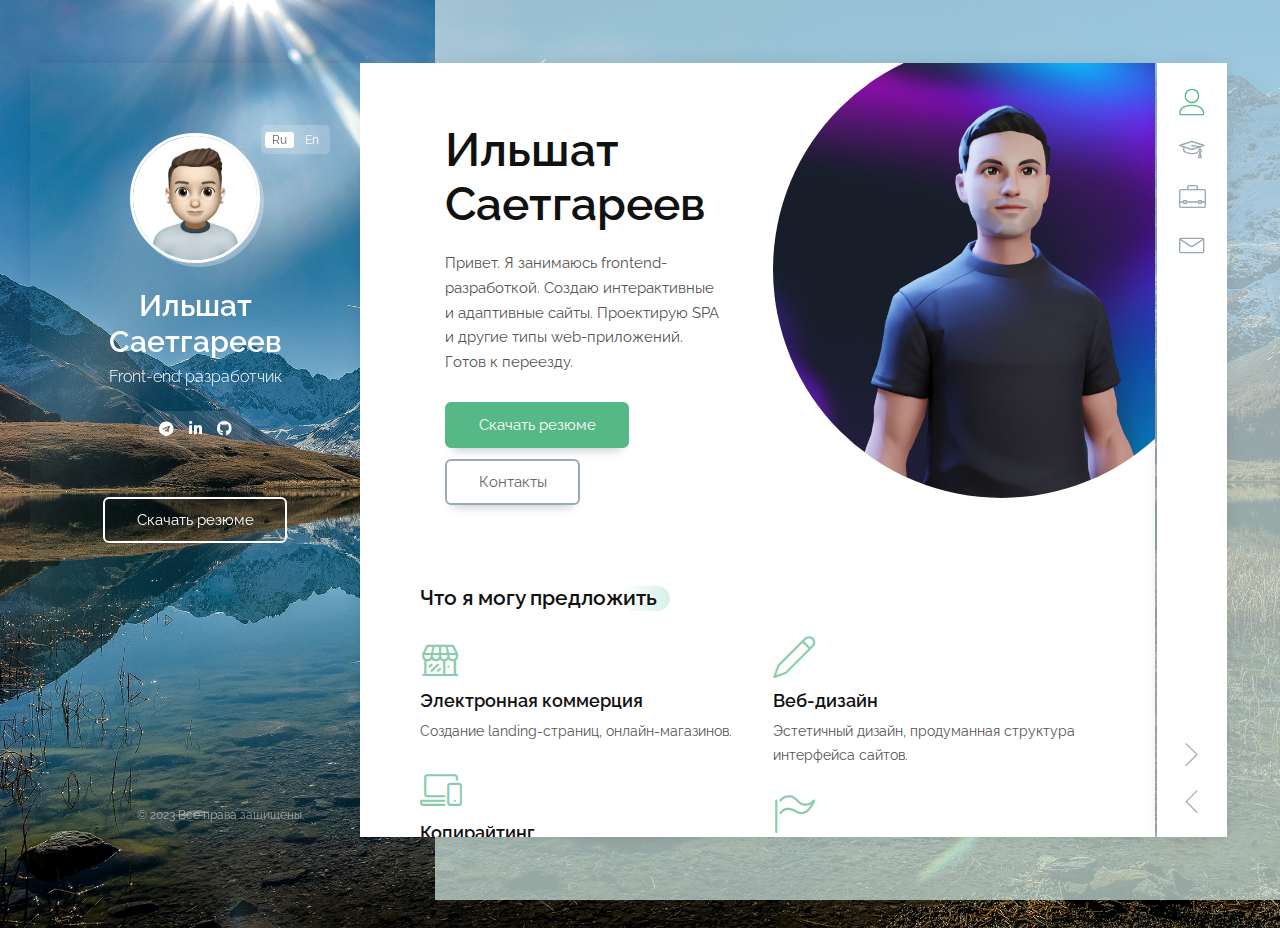
<file: index.html>
﻿<!DOCTYPE html>
<html lang="en">
  <head>
    <meta charset="UTF-8" />
    <meta http-equiv="X-UA-Compatible" content="IE=edge" />
    <title>Ильшат Саетгареев – Портфолио</title>
    <meta name="viewport" content="width=device-width, initial-scale=1, maximum-scale=1" />
    <meta name="description" content="Ильшат Саетгареев – Портфолио" />
    <meta name="keywords" content="responsive, resume, css3, bootstrap, Material CV, portfolio" />
    <meta name="author" content="saetgareev" />
    <link rel="shortcut icon" href="favicon.png" />
    <link rel="stylesheet" href="css/reset.css" type="text/css" />
    <link rel="stylesheet" href="css/bootstrap-grid.min.css" type="text/css" />
    <link rel="stylesheet" href="css/owl.carousel.css" type="text/css" />
    <link rel="stylesheet" href="css/magnific-popup.css" type="text/css" />
    <link rel="stylesheet" href="css/main.css" type="text/css" />
    <link rel="stylesheet" href="css/animations.css" type="text/css" />
  </head>

  <body>
    <!-- Animated Background -->
    <div class="lm-animated-bg" style="background-image: url(img/main_bg_3.webp)"></div>
    <!-- /Animated Background -->

    <!-- Loading animation -->
    <div class="preloader">
      <div class="preloader-animation">
        <div class="dot dot-1"></div>
        <div class="dot dot-2"></div>
        <div class="dot dot-3"></div>
      </div>
      <svg xmlns="http://www.w3.org/2000/svg" version="1.1">
        <defs>
          <filter id="goo">
            <fegaussianblur in="SourceGraphic" stddeviation="10" result="blur"></fegaussianblur>
            <fecolormatrix
              in="blur"
              values="1 0 0 0 0  0 1 0 0 0  0 0 1 0 0  0 0 0 21 -7"
            ></fecolormatrix>
          </filter>
        </defs>
      </svg>
    </div>
    <!-- /Loading animation -->

    <div class="half-bg"></div>

    <div class="page">
      <div class="page-content">
        <header id="site_header" class="header mobile-menu-hide">
          <div class="header-content">
            <div class="header-lng">
              <ul>
                <li>
                  <a href="#" class="header__btn active" data-btn="ru">Ru</a>
                </li>
                <li>
                  <a href="#" class="header__btn" data-btn="en">En</a>
                </li>
              </ul>
            </div>
            <div class="header-photo">
              <img src="img/main_photo.jpg" alt="Alex Smith" />
            </div>
            <div class="header-titles">
              <h2 data-lang="name-title">Ильшат Саетгареев</h2>
              <h4 data-lang="post-title">Front-end разработчик</h4>
            </div>
          </div>

          <ul class="main-menu">
            <li>
              <a href="#about-me" class="nav-anim">
                <span class="menu-icon lnr lnr-user"></span>
                <span data-lang="aboutme" class="link-text">Обо мне</span>
              </a>
            </li>
            <li>
              <a href="#resume" class="nav-anim">
                <span class="menu-icon lnr lnr-graduation-hat"></span>
                <span data-lang="resume" class="link-text">Резюме</span>
              </a>
            </li>
            <li>
              <a href="#portfolio" class="nav-anim">
                <span class="menu-icon lnr lnr-briefcase"></span>
                <span data-lang="portfolio" class="link-text">Портфолио</span>
              </a>
            </li>
            <li>
              <a href="#contact" class="nav-anim">
                <span class="menu-icon lnr lnr-envelope"></span>
                <span data-lang="contact" class="link-text">Контакты</span>
              </a>
            </li>
          </ul>

          <div class="social-links">
            <ul>
              <li>
                <a href="https://t.me/realwwwdev" target="_blank"
                  ><i class="fab fa-telegram"></i
                ></a>
              </li>
              <li>
                <a href="https://www.linkedin.com/in/ilshat-saetgareev" target="_blank"
                  ><i class="fab fa-linkedin-in"></i
                ></a>
              </li>
              <li>
                <a href="https://github.com/realwwwdev" target="_blank"
                  ><i class="fab fa-github"></i
                ></a>
              </li>
            </ul>
          </div>

          <div class="info-list">
            <ul>
              <li>
                <span class="value phone-number">+7 999 333 33 33</span>
              </li>

              <li>
                <span class="value mail-box">mail@mymail.com</span>
              </li>
            </ul>
          </div>

          <div class="header-buttons">
            <a
              href="https://disk.yandex.ru/i/UEHjUwIWaJfxIw"
              target="_blank"
              class="btn btn-primary"
              data-lang="btn-download-cv"
              >Скачать резюме</a
            >
          </div>

          <div class="copyrights" data-lang="copyright">© 2023 Все права защищены.</div>
        </header>

        <!-- Mobile Navigation -->
        <div class="menu-toggle">
          <span></span>
          <span></span>
          <span></span>
        </div>
        <!-- End Mobile Navigation -->

        <!-- Arrows Nav -->
        <div class="lmpixels-arrows-nav">
          <div class="lmpixels-arrow-right"><i class="lnr lnr-chevron-right"></i></div>
          <div class="lmpixels-arrow-left"><i class="lnr lnr-chevron-left"></i></div>
        </div>
        <!-- End Arrows Nav -->

        <div class="content-area">
          <div class="animated-sections">
            <!-- About Me Subpage -->
            <section data-id="about-me" class="animated-section">
              <div class="section-content">
                <div class="row flex-v-align">
                  <div class="col-sm-12 col-md-6 col-lg-6">
                    <div class="home-text hp-left">
                      <div class="owl-carousel text-rotation none">
                        <div class="item">
                          <h4 data-lang="change-text">Front-end Разработчик</h4>
                        </div>
                        <div class="item">
                          <h4 data-lang="change-texts">UI Дизайнер</h4>
                        </div>
                      </div>

                      <h1 data-lang="name-title1">Ильшат Саетгареев</h1>
                      <p data-lang="text-greeting">
                        Привет. Я занимаюсь frontend-разработкой. Создаю интерактивные и адаптивные
                        сайты. Проектирую SPA и другие типы web-приложений. Готов к переезду.
                      </p>

                      <div class="home-buttons">
                        <a
                          data-lang="btn-download-cv2"
                          href="https://disk.yandex.ru/i/UEHjUwIWaJfxIw"
                          target="_blank"
                          class="btn btn-primary"
                          >Скачать резюме</a
                        >
                        <a
                          href="https://t.me/realwwwdev"
                          target="_blank"
                          class="btn btn-secondary"
                          data-lang="contact-btn"
                          >Связаться</a
                        >
                      </div>
                    </div>
                  </div>

                  <div class="col-sm-12 col-md-6 col-lg-6">
                    <div class="home-photo">
                      <div
                        class="hp-inner"
                        style="background-image: url(img/main_photo_1.jpg)"
                      ></div>
                    </div>
                  </div>
                </div>

                <div class="white-space-70"></div>

                <!-- Services -->
                <div class="row">
                  <div class="col-xs-12 col-sm-12">
                    <div class="block-title">
                      <h3 data-lang="whatido">Что я могу предложить</h3>
                    </div>
                  </div>
                </div>

                <div class="row">
                  <div class="col-xs-12 col-sm-6">
                    <div class="col-inner">
                      <div class="info-list-w-icon">
                        <div class="info-block-w-icon">
                          <div class="ci-icon">
                            <i class="lnr lnr-store"></i>
                          </div>
                          <div class="ci-text">
                            <h4 data-lang="service1-title">Электронная коммерция</h4>
                            <p data-lang="service1-subscription">
                              Создание landing-страниц, онлайн-магазинов.
                            </p>
                          </div>
                        </div>
                        <div class="info-block-w-icon">
                          <div class="ci-icon">
                            <i class="lnr lnr-laptop-phone"></i>
                          </div>
                          <div class="ci-text">
                            <h4 data-lang="service2-title">Копирайтинг</h4>
                            <p data-lang="service2-subscription">
                              Создание креативных текстов для сайта, посадочной страницы, лендинга.
                            </p>
                          </div>
                        </div>
                      </div>
                    </div>
                  </div>

                  <div class="col-xs-12 col-sm-6">
                    <div class="col-inner">
                      <div class="info-list-w-icon">
                        <div class="info-block-w-icon">
                          <div class="ci-icon">
                            <i class="lnr lnr-pencil"></i>
                          </div>
                          <div class="ci-text">
                            <h4 data-lang="service3-title">Веб-дизайн</h4>
                            <p data-lang="service3-subscription">
                              Эстетичный дизайн, продуманная структура интерфейса сайтов.
                            </p>
                          </div>
                        </div>
                        <div class="info-block-w-icon">
                          <div class="ci-icon">
                            <i class="lnr lnr-flag"></i>
                          </div>
                          <div class="ci-text">
                            <h4 data-lang="service4-title">Менеджмент</h4>
                            <p data-lang="service4-subscription">
                              Качественная организация исполнения проекта.
                            </p>
                          </div>
                        </div>
                      </div>
                    </div>
                  </div>
                </div>
                <!-- End of Services -->

                <div class="white-space-50"></div>
              </div>
            </section>
            <!-- End of About Me Subpage -->

            <!-- Resume Subpage -->
            <section data-id="resume" class="animated-section">
              <div class="section-content">
                <div class="page-title">
                  <h2 data-lang="resume-title">Резюме</h2>
                  <h4 data-lang="resume-discription">3 года коммерческого опыта</h4>
                </div>

                <div class="row">
                  <div class="col-xs-12 col-sm-7">
                    <div class="block-title">
                      <h3 data-lang="edu">Образование</h3>
                    </div>

                    <div class="timeline timeline-second-style clearfix">
                      <div class="timeline-item clearfix">
                        <div class="left-part">
                          <h5 class="item-period">2015</h5>
                          <span data-lang="edu-place" class="item-company"
                            >Санкт-Петербургский государственный лесотехнический университет им.
                            С.М. Кирова, Сыктывкар</span
                          >
                        </div>
                        <div class="divider"></div>
                        <div class="right-part">
                          <h4 data-lang="edu-fac" class="item-title">
                            Факультет экономики и управления
                          </h4>
                          <p data-lang="edu-spec">Менеджмент организации</p>
                        </div>
                      </div>
                    </div>

                    <div class="white-space-50"></div>

                    <div class="block-title">
                      <h3 data-lang="experience">Опыт работы</h3>
                    </div>

                    <div class="timeline timeline-second-style clearfix">
                      <div class="timeline-item clearfix">
                        <div class="left-part">
                          <h5 data-lang="period" class="item-period">2020 - по наст. время</h5>
                          <span data-lang="place-job" class="item-company"
                            >ООО «Завод металлокровли «Сталькомплект»</span
                          >
                        </div>
                        <div class="divider"></div>
                        <div class="right-part">
                          <h4 data-lang="vacancy" class="item-title">Frontend-разработчик</h4>
                          <p data-lang="responsibilities">
                            Создание лендингов для филиалов компании.
                          </p>
                        </div>
                      </div>

                      <div class="timeline-item clearfix">
                        <div class="left-part">
                          <h5 class="item-period">2018 - 2019</h5>
                          <span data-lang="place-job2" class="item-company">ООО «Урал»</span>
                        </div>
                        <div class="divider"></div>
                        <div class="right-part">
                          <h4 data-lang="vacancy2" class="item-title">Web-разработчик</h4>
                          <p data-lang="responsibilities2">
                            Создание сайта для кинотеатра «ParkCinema». Поддержка, верстка,
                            обновление расписания киносеансов.
                          </p>
                        </div>
                      </div>
                    </div>
                  </div>

                  <!-- Skills & Certificates -->
                  <div class="col-xs-12 col-sm-5">
                    <!-- Coding Skills -->
                    <div class="block-title">
                      <h3 data-lang="hard-skills">Технические навыки</h3>
                    </div>

                    <div class="skills-info skills-second-style">
                      <!-- Skill 5 -->
                      <div class="skill clearfix">
                        <h4>HTML/CSS</h4>
                        <div class="skill-value">95%</div>
                      </div>
                      <div class="skill-container skill-5">
                        <div class="skill-percentage"></div>
                      </div>
                      <!-- End of Skill 5 -->

                      <!-- Skill 6 -->
                      <div class="skill clearfix">
                        <h4>Javascript</h4>
                        <div class="skill-value">95%</div>
                      </div>
                      <div class="skill-container skill-6">
                        <div class="skill-percentage"></div>
                      </div>
                      <!-- End of Skill 6 -->

                      <!-- Skill 7 -->
                      <div class="skill clearfix">
                        <h4>React</h4>
                        <div class="skill-value">85%</div>
                      </div>
                      <div class="skill-container skill-7">
                        <div class="skill-percentage"></div>
                      </div>
                      <!-- End of Skill 7 -->

                      <!-- Skill 8 -->
                      <div class="skill clearfix">
                        <h4>Vue</h4>
                        <div class="skill-value">80%</div>
                      </div>
                      <div class="skill-container skill-8">
                        <div class="skill-percentage"></div>
                      </div>
                      <!-- End of Skill 8 -->

                      <!-- Skill 9 -->
                      <div class="skill clearfix">
                        <h4>Typescript</h4>
                        <div class="skill-value">90%</div>
                      </div>
                      <div class="skill-container skill-9">
                        <div class="skill-percentage"></div>
                      </div>
                      <!-- End of Skill 9 -->
                    </div>
                    <!-- End of Coding Skills -->

                    <div class="white-space-10"></div>

                    <!-- Knowledges -->
                    <div class="block-title">
                      <h3 data-lang="knowledges">Ключевые навыки</h3>
                    </div>

                    <ul class="knowledges">
                      <li>Figma</li>
                      <li data-lang="english">Английский язык</li>
                      <li>Git</li>
                      <li data-lang="goal">Нацеленность на результат</li>
                      <li>Redux</li>
                      <li>Vuex</li>
                      <li>Material UI</li>
                      <li data-lang="teamwork">Работа в команде</li>
                      <li data-lang="responsive-design">Адаптивная верстка</li>
                    </ul>
                    <!-- End of Knowledges -->
                  </div>
                  <!-- End of Skills & Certificates -->
                </div>

                <!-- End of Certificates -->
              </div>
            </section>
            <!-- End of Resume Subpage -->

            <!-- Portfolio Subpage -->
            <section data-id="portfolio" class="animated-section">
              <div class="section-content">
                <div class="page-title">
                  <h2 data-lang="portfolio-title">Портфолио</h2>
                  <h4 data-lang="my-projects">Мои проекты</h4>
                </div>

                <div class="row">
                  <div class="col-xs-12 col-sm-12">
                    <!-- Portfolio Content -->
                    <div class="portfolio-content">
                      <ul class="grid-filters portfolio-filters">
                        <li class="active">
                          <a
                            data-lang="all"
                            class="filter btn btn-sm btn-link"
                            data-filter=".category_all"
                            >Все</a
                          >
                        </li>
                        <li>
                          <a
                            data-lang="sites"
                            class="filter btn btn-sm btn-link"
                            data-filter=".category_detailed"
                            >Сайты</a
                          >
                        </li>
                        <li>
                          <a
                            data-lang="apps"
                            class="filter btn btn-sm btn-link"
                            data-filter=".category_mockups"
                            >Приложения</a
                          >
                        </li>
                        <li>
                          <a
                            data-lang="games"
                            class="filter btn btn-sm btn-link"
                            data-filter=".category_soundcloud"
                            >Игры</a
                          >
                        </li>
                        <li>
                          <a
                            data-lang="other"
                            class="filter btn btn-sm btn-link"
                            data-filter=".category_vimeo-videos"
                            >Прочее</a
                          >
                        </li>
                      </ul>

                      <!-- Portfolio Grid -->
                      <div class="portfolio-grid two-columns">
                        <figure class="item lbaudio category_all category_mockups">
                          <div class="portfolio-item-img">
                            <img src="img/portfolio/1.jpg" alt="SoundCloud Audio" title="" />
                            <a href="portfolio-1.html" class="ajax-page-load"></a>
                          </div>

                          <i class="fa fa-volume-up"></i>
                          <h4 class="name"><span>Todo List</span> Приложение</h4>
                          <span class="category">Todo List</span>
                        </figure>

                        <figure class="item standard category_all category_detailed">
                          <div class="portfolio-item-img">
                            <img src="img/portfolio/2.jpg" alt="Media Project 2" title="" />
                            <a href="portfolio-2.html" class="ajax-page-load"></a>
                          </div>

                          <i class="far fa-file-alt"></i>
                          <h4 class="name"><span>Landing Page</span> Веб-сайт</h4>
                          <span class="category">Landing Page</span>
                        </figure>

                        <figure class="item lbvideo category_all category_soundcloud">
                          <div class="portfolio-item-img">
                            <img src="img/portfolio/3.jpg" alt="Vimeo Video 1" title="" />
                            <a href="portfolio-3.html" class="ajax-page-load"></a>
                          </div>

                          <i class="fas fa-video"></i>
                          <h4 class="name"><span>Морской бой</span> Игра</h4>
                          <span class="category">Морской бой</span>
                        </figure>

                        <figure class="item standard category_all category_mockups">
                          <div class="portfolio-item-img">
                            <img src="img/portfolio/5.jpg" alt="Media Project 1" title="" />
                            <a href="portfolio-4.html" class="ajax-page-load"></a>
                          </div>

                          <i class="far fa-file-alt"></i>
                          <h4 class="name"><span>Погода</span> Приложение</h4>
                          <span class="category">Погода</span>
                        </figure>

                        <figure class="item lbimage category_all category_soundcloud">
                          <div class="portfolio-item-img">
                            <img src="img/portfolio/6.jpg" alt="Mockup Design 1" title="" />
                            <a href="portfolio-5.html" class="ajax-page-load"></a>
                          </div>

                          <i class="far fa-image"></i>
                          <h4 class="name"><span>2048</span> Игра</h4>
                          <span class="category">2048</span>
                        </figure>
                      </div>
                    </div>
                    <!-- End of Portfolio Content -->
                  </div>
                </div>
              </div>
            </section>
            <!-- End of Portfolio Subpage -->

            <!-- Contact Subpage -->
            <section data-id="contact" class="animated-section">
              <div class="section-content">
                <div class="page-title">
                  <h2 data-lang="contacts-title">Контакты</h2>
                  <h4 data-lang="contact-info">Контактная информация</h4>
                </div>

                <div class="row">
                  <!-- Contact Info -->
                  <div class="col-xs-12 col-sm-4">
                    <div class="lm-info-block gray-default">
                      <i class="lnr lnr-map-marker"></i>
                      <h4 data-lang="city">Уфа</h4>
                      <span class="lm-info-block-value"></span>
                      <span class="lm-info-block-text"></span>
                    </div>
                  </div>

                  <div class="col-xs-12 col-sm-4">
                    <div class="lm-info-block gray-default">
                      <i class="lnr lnr-phone-handset"></i>
                      <h4>987-348-1000</h4>
                      <span class="lm-info-block-value"></span>
                      <span class="lm-info-block-text"></span>
                    </div>
                  </div>

                  <div class="col-xs-12 col-sm-4">
                    <div class="lm-info-block gray-default">
                      <i class="lnr lnr-envelope"></i>
                      <h4>
                        <a
                          href="/cdn-cgi/l/email-protection"
                          class="__cf_email__"
                          data-cfemail="3859545d40785d40595548545d165b5755"
                          >mymail@mail.com</a
                        >
                      </h4>
                      <span class="lm-info-block-value"></span>
                      <span class="lm-info-block-text"></span>
                    </div>
                  </div>
                  <!-- End of Contact Info -->
                </div>

                <div class="row">
                  <!-- Google Map -->
                  <div class="col-xs-12 col-sm-12">
                    <div class="white-space-20"></div>
                    <!-- Google Map -->
                    <div class="lmpixels-map">
                      <iframe></iframe>
                    </div>
                  </div>
                  <!-- End of Google Map -->
                </div>

                <div class="row">
                  <div class="col-xs-12 col-sm-2"></div>
                  <!-- Contact Form -->
                  <div class="col-xs-12 col-sm-8">
                    <div class="white-space-30"></div>
                    <div class="block-title">
                      <h3 data-lang="any-qestions">Остались вопросы?</h3>
                    </div>

                    <form
                      id="contact_form"
                      class="contact-form"
                      action="contact_form/contact_form.php"
                      method="post"
                    >
                      <div class="messages"></div>

                      <div class="controls two-columns">
                        <div class="fields clearfix">
                          <div class="left-column">
                            <div class="form-group form-group-with-icon">
                              <input
                                id="form_name"
                                type="text"
                                name="name"
                                class="form-control"
                                placeholder=""
                                required="required"
                                data-error="Name is required."
                              />
                              <label data-lang="fullname">Ваше имя</label>
                              <div class="form-control-border"></div>
                              <div class="help-block with-errors"></div>
                            </div>

                            <div class="form-group form-group-with-icon">
                              <input
                                id="form_email"
                                type="email"
                                name="email"
                                class="form-control"
                                placeholder=""
                                required="required"
                                data-error="Valid email is required."
                              />
                              <label data-lang="email-address">Адрес электронной почты</label>
                              <div class="form-control-border"></div>
                              <div class="help-block with-errors"></div>
                            </div>

                            <div class="form-group form-group-with-icon">
                              <input
                                id="form_subject"
                                type="text"
                                name="subject"
                                class="form-control"
                                placeholder=""
                                required="required"
                                data-error="Subject is required."
                              />
                              <label data-lang="subject">Тема вопроса</label>
                              <div class="form-control-border"></div>
                              <div class="help-block with-errors"></div>
                            </div>
                          </div>
                          <div class="right-column">
                            <div class="form-group form-group-with-icon">
                              <textarea
                                id="form_message"
                                name="message"
                                class="form-control"
                                placeholder=""
                                rows="7"
                                required="required"
                                data-error="Please, leave me a message."
                              ></textarea>
                              <label data-lang="message">Сообщение</label>
                              <div class="form-control-border"></div>
                              <div class="help-block with-errors"></div>
                            </div>
                          </div>
                        </div>

                        <a
                          data-lang="send-message2"
                          type="submit"
                          class="btn btn-primary"
                          value="Отправить сообщение"
                          >Отправить сообщение</a
                        >
                      </div>
                    </form>
                  </div>
                  <!-- End of Contact Form -->
                </div>
              </div>
            </section>
            <!-- End of Contact Subpage -->
          </div>
        </div>
      </div>
    </div>

    <script src="js/lang.js"></script>
    <script src="js/jquery.min.js"></script>
    <script src="js/modernizr.custom.js"></script>
    <script src="js/animating.js"></script>
    <script src="js/imagesloaded.pkgd.min.js"></script>
    <script src="js/isotope.pkgd.min.js"></script>
    <script src="js/owl.carousel.min.js"></script>
    <script src="js/jquery.magnific-popup.min.js"></script>
    <script src="js/validator.js"></script>
    <script src="js/main.js"></script>
  </body>
</html>
</file>
<file: css/main.css>
@import 'fonts/linear-icons-font/style.css';
@import 'fonts/fontawesome-free-5.12.1-web/css/all.min.css';
@import url('https://fonts.googleapis.com/css2?family=Raleway:wght@300;400;500;600;700&display=swap');

.none {
  display: none !important;
}
.no-js .preloader,
.no-js .preloader-portfolio {
  display: none;
}
.preloader,
.preloader-portfolio {
  position: fixed;
  left: 0;
  top: 0;
  width: 100%;
  height: 100%;
  z-index: 9999;
  background: #fff;
}
.preloader-animation {
  width: 200px;
  height: 200px;
  position: absolute;
  top: 50%;
  left: 50%;
  transform: translate(-50%, -50%);
  margin: auto;
  filter: url(#goo);
  animation: rotate-move 2s ease-in-out infinite;
}
.dot {
  width: 70px;
  height: 70px;
  border-radius: 50%;
  background-color: #000;
  position: absolute;
  top: 0;
  bottom: 0;
  left: 0;
  right: 0;
  margin: auto;
}
.dot-3 {
  background-color: #56b887;
  animation: dot-3-move 2s ease infinite, index 6s ease infinite;
}
.dot-2 {
  background-color: #f74d75;
  animation: dot-2-move 2s ease infinite, index 6s -4s ease infinite;
}
.dot-1 {
  background-color: #ffe386;
  animation: dot-1-move 2s ease infinite, index 6s -2s ease infinite;
}
@keyframes dot-3-move {
  20% {
    transform: scale(1);
  }
  45% {
    transform: translateY(-18px) scale(0.45);
  }
  60% {
    transform: translateY(-90px) scale(0.45);
  }
  80% {
    transform: translateY(-90px) scale(0.45);
  }
  100% {
    transform: translateY(0px) scale(1);
  }
}
@keyframes dot-2-move {
  20% {
    transform: scale(1);
  }
  45% {
    transform: translate(-16px, 12px) scale(0.45);
  }
  60% {
    transform: translate(-80px, 60px) scale(0.45);
  }
  80% {
    transform: translate(-80px, 60px) scale(0.45);
  }
  100% {
    transform: translateY(0px) scale(1);
  }
}
@keyframes dot-1-move {
  20% {
    transform: scale(1);
  }
  45% {
    transform: translate(16px, 12px) scale(0.45);
  }
  60% {
    transform: translate(80px, 60px) scale(0.45);
  }
  80% {
    transform: translate(80px, 60px) scale(0.45);
  }
  100% {
    transform: translateY(0px) scale(1);
  }
}
@keyframes rotate-move {
  55% {
    transform: translate(-50%, -50%) rotate(0deg);
  }
  80% {
    transform: translate(-50%, -50%) rotate(360deg);
  }
  100% {
    transform: translate(-50%, -50%) rotate(360deg);
  }
}
@keyframes index {
  0%,
  100% {
    z-index: 3;
  }
  33.3% {
    z-index: 2;
  }
  66.6% {
    z-index: 1;
  }
}
html {
  margin: 0;
  width: 100%;
  height: 100%;
  min-height: 100%;
  overflow: hidden;
}
body {
  background-color: #f2f7f9;
  margin: 0;
  width: 100%;
  height: 100%;
  min-height: 100%;
  font-size: 15px;
  font-family: 'Raleway', sans-serif;
  line-height: 1.65em;
  overflow: hidden;
  color: #555;
  background-repeat: no-repeat;
  background-position: center;
  background-position: 50% 50%;
  background-size: cover;
}
h1,
h2,
h3,
h4,
h5,
h6 {
  color: #111;
  font-family: 'Raleway', sans-serif;
  font-weight: 600;
}
h1 {
  font-size: 32px;
}
h2 {
  font-size: 27px;
}
h3 {
  font-size: 21px;
}
h4 {
  font-size: 18px;
}
h5 {
  font-size: 16px;
}
h6 {
  font-size: 14px;
}
a {
  color: #09c;
  text-decoration: none;
  -webkit-transition: all 0.3s ease-in-out;
  -moz-transition: all 0.3s ease-in-out;
  -o-transition: all 0.3s ease-in-out;
  -ms-transition: all 0.3s ease-in-out;
  transition: all 0.3s ease-in-out;
}
p {
  margin-bottom: 10px;
}
.clearfix:before,
.clearfix:after {
  content: ' ';
  display: table;
}
.clearfix:after {
  clear: both;
}
.page {
  display: block;
  width: 100%;
  height: 100%;
  min-height: 100%;
  padding: 0 125px 0 55px;
  overflow: hidden;
}
.page-content {
  position: relative;
  width: 100%;
  max-width: 1460px;
  min-height: 86vh;
  margin: 7vh auto;
  padding: 0;
  -webkit-backface-visibility: hidden;
  -moz-backface-visibility: hidden;
  backface-visibility: hidden;
}
.btn-primary,
.btn-secondary,
button,
input[type='button'],
input[type='submit'],
.wp-block-button .wp-block-button__link {
  display: inline-block;
  position: relative;
  padding: 0.8em 2.1em;
  margin-bottom: 0.75em;
  margin-right: 0.25em;
  font-size: 1em;
  line-height: 1.2;
  border: 0;
  outline: 0;
  border: 2px solid #56b887;
  color: #fff;
  text-shadow: none;
  background-color: #56b887;
  border-radius: 6px;
  cursor: pointer;
  font-family: 'Raleway', sans-serif;
  box-shadow: 0 10px 10px -8px rgba(80, 90, 96, 0.33);
  -webkit-transition: all 0.3s ease-in-out;
  -moz-transition: all 0.3s ease-in-out;
  -o-transition: all 0.3s ease-in-out;
  -ms-transition: all 0.3s ease-in-out;
  transition: all 0.3s ease-in-out;
}
.btn-primary:last-child,
.btn-secondary:last-child,
button:last-child,
input[type='button']:last-child,
input[type='submit']:last-child,
.wp-block-button .wp-block-button__link:last-child {
  margin-right: 0;
}
.btn-primary:hover,
.btn-primary:focus,
button:hover,
button:focus,
input[type='button']:hover,
input[type='button']:focus,
input[type='submit']:hover,
input[type='submit']:focus {
  background-color: #fff;
  color: #111;
  border: 2px solid #56b887;
}
.btn-secondary {
  border-color: #9baab3;
  background-color: #fff;
  box-shadow: 0 10px 10px -8px rgba(80, 90, 96, 0.33);
  color: #666;
}
.btn-secondary:hover,
.btn-secondary:focus {
  color: #fff;
  border-color: #9baab3;
  background-color: #9baab3;
}
button.mfp-close:hover,
button.mfp-close:visited,
button.mfp-close:focus,
button.mfp-arrow:hover,
button.mfp-arrow:visited,
button.mfp-arrow:focus {
  border: 0;
}
.animated {
  -webkit-animation-duration: 1s;
  animation-duration: 1s;
  -webkit-animation-fill-mode: both;
  animation-fill-mode: both;
}
.half-bg {
  position: absolute;
  top: 0;
  bottom: 0;
  left: calc(383px + 10%);
  right: 0;
  background: linear-gradient(#d8e8eb, #d8f0e9);
  opacity: 0.7;
}
@media only screen and (max-width: 1640px) {
  .half-bg {
    left: calc(380px + 55px);
  }
}
@media only screen and (min-width: 1025px) {
  body::-webkit-scrollbar,
  .animated-section::-webkit-scrollbar,
  .single-page-content::-webkit-scrollbar,
  .header::-webkit-scrollbar,
  .portfolio-page-content::-webkit-scrollbar {
    position: absolute;
    width: 5px;
    margin-left: -5px;
  }
  body::-webkit-scrollbar-track,
  .animated-section::-webkit-scrollbar-track,
  .single-page-content::-webkit-scrollbar-track,
  .header::-webkit-scrollbar-track,
  .portfolio-page-content::-webkit-scrollbar-track {
    background-color: #fcfcfc;
  }
  body::-webkit-scrollbar-thumb,
  .animated-section::-webkit-scrollbar-thumb,
  .single-page-content::-webkit-scrollbar-thumb,
  .header::-webkit-scrollbar-thumb,
  .portfolio-page-content::-webkit-scrollbar-thumb {
    background-color: #ddd;
    outline: 0;
  }
}
.lm-animated-bg {
  position: absolute;
  width: auto;
  height: auto;
  top: -28px;
  left: -28px;
  right: -28px;
  bottom: -28px;
  background-position: center center;
  background-size: cover;
  background-repeat: no-repeat;
  z-index: -1;
}
.vcentered {
  vertical-align: middle;
  width: 100%;
  align-items: center;
  display: flex;
  display: -ms-flexbox;
  -ms-flex-pack: center;
  justify-content: center;
  flex-direction: column;
  height: 100%;
  display: -webkit-box;
  display: -moz-box;
  display: -ms-flexbox;
  display: -webkit-flex;
  display: flex;
  -webkit-box-direction: normal;
  -moz-box-direction: normal;
  -webkit-box-orient: horizontal;
  -moz-box-orient: horizontal;
  -webkit-flex-direction: row;
  -ms-flex-direction: row;
  flex-direction: row;
  -webkit-flex-wrap: wrap;
  -ms-flex-wrap: wrap;
  flex-wrap: wrap;
  -webkit-box-pack: center;
  -moz-box-pack: center;
  -webkit-justify-content: center;
  -ms-flex-pack: center;
  justify-content: center;
  -webkit-align-content: stretch;
  -ms-flex-line-pack: stretch;
  align-content: stretch;
  -webkit-box-align: center;
  -moz-box-align: center;
  -webkit-align-items: center;
  -ms-flex-align: center;
  align-items: center;
  text-align: center;
}
.vcentered .row {
  width: 100%;
}
.title-block {
  position: relative;
  text-align: center;
}
.title-block h2 {
  font-size: 60px;
  line-height: 74px;
  margin: 0;
  text-align: center;
}
.title-block .sp-subtitle {
  color: #9baab3;
  font-size: 21px;
  font-weight: 300;
  margin: 5px 0;
  text-align: center;
}
.text-rotation {
  display: block;
  width: 100%;
  position: relative;
}
.alert {
  position: relative;
  padding: 0.75rem 1.25rem;
  margin-bottom: 30px;
  border: 1px solid transparent;
  border-radius: 0.25rem;
}
.alert-success {
  color: #155724;
  background-color: #d4edda;
  border-color: #c3e6cb;
}
.alert-danger {
  color: #721c24;
  background-color: #f8d7da;
  border-color: #f5c6cb;
}
.alert button.close {
  padding: 0;
  background-color: transparent;
  border: 0;
  -webkit-appearance: none;
}
.alert .close {
  float: right;
  font-size: 1.5rem;
  font-weight: 700;
  line-height: 1;
  color: #000;
  text-shadow: 0 1px 0 #fff;
  opacity: 0.5;
}
.alert .close:focus,
.alert .close:hover {
  color: #000;
  text-decoration: none;
  opacity: 0.75;
}
@media only screen and (min-width: 1025px) {
  .header {
    display: inline-block;
    float: left;
    width: 100%;
    max-width: 380px;
    height: 100%;
    max-height: 80vh;
    min-height: inherit;
    text-align: center;
    padding: 70px 30px 45px;
    overflow: auto;
    background-color: rgba(86, 184, 135, 0.06);
    -webkit-box-shadow: 0 0 20px -5px rgb(0 0 0/15%);
    -moz-box-shadow: 0 0 20px -5px rgb(0 0 0/15%);
    box-shadow: 0 0 20px -5px rgb(0 0 0/15%);
  }
  ul.main-menu {
    position: absolute;
    padding: 15px 0 115px;
    width: 70px;
    right: -72px;
    background-color: #fff;
    z-index: 999;
    list-style: none;
    top: 0;
    bottom: 0;
    -webkit-box-shadow: 0 0 20px -5px rgb(0 0 0/15%);
    -moz-box-shadow: 0 0 20px -5px rgb(0 0 0/15%);
    box-shadow: 0 0 20px -5px rgb(0 0 0/15%);
  }
  ul.main-menu a {
    display: block;
    position: relative;
    color: #9baab3;
    padding: 10px;
    -webkit-transition: all 0.3s ease-in-out;
    -moz-transition: all 0.3s ease-in-out;
    -o-transition: all 0.3s ease-in-out;
    -ms-transition: all 0.3s ease-in-out;
    transition: all 0.3s ease-in-out;
  }
  ul.main-menu a.active,
  ul.main-menu a:focus,
  ul.main-menu a:hover {
    color: #56b887;
  }
  ul.main-menu .menu-icon {
    display: block;
    font-size: 27px;
  }
  ul.main-menu .link-text {
    position: absolute;
    width: auto;
    visibility: hidden;
    opacity: 0;
    color: #9baab3;
    padding: 2px 10px;
    background-color: #fff;
    white-space: nowrap;
    border: 2px solid #fff;
    right: 0;
    top: calc(-50% - 2px);
    border-bottom-left-radius: 5px;
    border-right: 0;
    border-top-left-radius: 5px;
    margin-top: 50%;
    -webkit-transition: all 0.3s ease-in-out;
    -moz-transition: all 0.3s ease-in-out;
    -o-transition: all 0.3s ease-in-out;
    -ms-transition: all 0.3s ease-in-out;
    transition: all 0.3s ease-in-out;
    z-index: 0;
    box-shadow: 0 10px 10px -8px rgb(0 0 0/22%);
  }
  ul.main-menu a:hover .link-text {
    right: 100%;
    visibility: visible;
    opacity: 1;
    border-color: #9baab3;
  }
}
.header-lng {
  display: inline-block;
  margin-bottom: 5px;
  margin-top: -8px;
  text-align: right;
  float: right;
}
.header-lng ul {
  display: inline-block;
  padding: 2px 4px;
  list-style: none;
  text-align: right;
  background-color: rgba(255, 255, 255, 0.2);
  border-radius: 5px;
}
.header-lng ul li {
  display: inline-block;
  margin: 0;
  padding: 0;
}
.header-lng ul li a {
  font-size: 12px;
  line-height: 1;
  padding: 1px 7px;
  border-radius: 3px;
  color: #fff;
}
.header-lng ul li a.active {
  background-color: #fff;
  color: #666;
}
.header-lng ul li a:hover,
.header-lng ul li a:focus {
  background-color: #fff;
  color: #666;
}
.social-links {
  margin-bottom: 25px;
  margin-top: 25px;
}
.social-links ul {
  list-style: none;
  display: inline-block;
  background-color: rgba(255, 255, 255, 0.1);
  padding: 3px 15px;
  border-radius: 25px;
}
.social-links ul li {
  display: inline-block;
  margin: 0 0 5px;
}
.social-links ul li a {
  color: #fff;
  border-radius: 20px;
  font-size: 15px;
  padding: 0;
  height: 25px;
  width: 25px;
  display: block;
  line-height: 30px;
  text-align: center;
  opacity: 1;
}
.social-links ul li a:hover {
  opacity: 1;
  color: #111;
}
.lmpixels-arrows-nav {
  position: absolute;
  padding: 10px 0;
  width: 70px;
  right: -72px;
  list-style: none;
  bottom: 0;
  z-index: 999;
}
.lmpixels-arrows-nav div {
  display: block;
  position: relative;
  text-align: center;
  color: #9baab3;
  padding: 10px;
  font-size: 24px;
  -webkit-transition: all 0.3s ease-in-out;
  -moz-transition: all 0.3s ease-in-out;
  -o-transition: all 0.3s ease-in-out;
  -ms-transition: all 0.3s ease-in-out;
  transition: all 0.3s ease-in-out;
}
.lmpixels-arrows-nav div:hover {
  color: #56b887;
  cursor: pointer;
}
.header-photo {
  position: relative;
  width: 130px;
  margin: 0 auto 25px;
  z-index: 1;
}
.header-photo img {
  max-width: 100%;
  background-color: #fff;
  border: 3px solid #fff;
  border-radius: 300px;
}
.header-photo:after {
  position: absolute;
  opacity: 0.3;
  top: 3%;
  left: 3%;
  border-radius: 300px;
  content: '';
  height: calc(100% + 0px);
  width: calc(100% + 0px);
  background-color: #fff;
  z-index: -1;
}
.header-titles h2 {
  font-size: 30px;
  font-weight: 600;
  color: #fff;
  margin: 5px 0 7px;
  line-height: 1.2em;
}
.header-titles h4 {
  font-size: 16px;
  font-weight: 300;
  color: #fff;
  margin: 5px 0;
  line-height: 1.2em;
}
.header-buttons {
  margin-top: 50px;
}
.header-buttons .btn-primary {
  background-color: rgba(0, 0, 0, 0.12);
  border-color: #fff;
}
.header-buttons .btn-primary:hover,
.header-buttons .btn-primary:focus,
.header-buttons .btn-primary:active {
  background-color: rgba(255, 255, 255, 0.88);
}
.header .copyrights {
  color: #fff;
  width: 380px;
  position: absolute;
  bottom: 0;
  left: 0;
  padding: 5px 10px 15px;
  line-height: 14px;
  font-size: 12px;
  text-align: center;
  opacity: 0.5;
}
.header .info-list {
  color: #fff;
  font-weight: 300;
}
.content-area {
  position: absolute;
  right: 0;
  background-color: transparent;
  height: 100%;
  width: 100%;
  max-width: calc(100% - 380px);
}
.animated-sections {
  position: relative;
  height: 100%;
  -webkit-perspective: 1500px;
  -moz-perspective: 1500px;
  perspective: 1500px;
  -webkit-backface-visibility: hidden;
  -moz-backface-visibility: hidden;
  backface-visibility: hidden;
}
.animated-section {
  position: absolute;
  background-color: transparent;
  height: 100%;
  width: 100%;
  padding: 0;
  opacity: 0;
  overflow-x: hidden;
  overflow-y: auto;
  visibility: hidden;
  -webkit-backface-visibility: hidden;
  -moz-backface-visibility: hidden;
  backface-visibility: hidden;
  -webkit-transform: translate3d(0, 0, 0);
  -moz-transform: translate3d(0, 0, 0);
  transform: translate3d(0, 0, 0);
  background-repeat: no-repeat;
  background-position: center;
  background-position: 50% 50%;
  background-size: cover;
  -webkit-box-shadow: 0 0 20px -5px rgb(0 0 0/15%);
  -moz-box-shadow: 0 0 20px -5px rgb(0 0 0/15%);
  box-shadow: 0 0 20px -5px rgb(0 0 0/15%);
}
.section-content {
  background-color: #fff;
  padding: 60px;
  position: relative;
  height: auto;
  width: 100%;
  min-width: 100%;
  min-height: 100%;
  -webkit-transform: translate3d(0, 0, 0);
  -o-transform: translate3d(0, 0, 0);
  -moz-transform: translate3d(0, 0, 0);
  transform: translate3d(0, 0, 0);
  -ms-transform: none;
}
.single-page-content {
  position: absolute;
  background-color: #fff;
  height: 100%;
  width: 100%;
  padding: 60px;
  overflow: auto;
}
.section-active,
.no-js .animated-section {
  opacity: 1;
  visibility: visible;
  z-index: 99;
}
.ps > .ps__scrollbar-y-rail {
  margin-right: 10px;
  margin-top: 30px;
  margin-bottom: 30px;
  border-radius: 20px;
}
.ps > .ps__scrollbar-y-rail > .ps__scrollbar-y {
  background-color: #b5b6b7;
}
.ps:hover > .ps__scrollbar-y-rail:hover > .ps__scrollbar-y {
  background-color: #56b887;
}
.ps > .ps__scrollbar-y-rail {
  width: 12px;
}
.ps > .ps__scrollbar-y-rail:hover > .ps__scrollbar-y,
.ps > .ps__scrollbar-y-rail:active > .ps__scrollbar-y,
.ps:hover.ps--in-scrolling.ps--y > .ps__scrollbar-y-rail > .ps__scrollbar-y,
.ps.ps--in-scrolling.ps--y > .ps__scrollbar-y-rail > .ps__scrollbar-y {
  width: 8px;
}
.page-title {
  display: inline-block;
  position: relative;
  padding-right: 25px;
  padding-bottom: 15px;
  margin-bottom: 30px;
}
.page-title h2 {
  position: relative;
  font-size: 36px;
  z-index: 1;
}
.page-title h4 {
  margin-top: 15px;
  color: #9baab3;
  font-weight: 300;
  font-size: 16px;
}
.form-group {
  position: relative;
  margin: 0 0 21.5px;
}
.form-control,
.form-control:focus {
  height: 42px;
}
.form-control,
.form-control:focus,
.has-error .form-control,
.has-error .form-control:focus,
input[type='search'],
input[type='password'],
input[type='text'] {
  position: relative;
  border: 2px solid #d5d6d7;
  border-radius: 5px;
  display: block;
  font-size: 1em;
  line-height: 1.4;
  margin: 0;
  padding: 10px 25px 10px 12px;
  width: 100%;
  background: 0 0;
  background-color: transparent;
  text-align: left;
  color: inherit;
  -webkit-box-shadow: none;
  -moz-box-shadow: none;
  box-shadow: none;
  outline: none;
  font-family: 'Raleway', sans-serif;
  box-shadow: 0 10px 10px -8px rgba(0, 0, 0, 0.1);
}
textarea.form-control,
textarea.form-control:focus {
  height: auto;
}
.form-control ~ .form-control-border {
  content: '';
  position: absolute;
  z-index: -1;
  left: 0;
  right: 100%;
  bottom: 0;
  border-radius: 5px;
  top: 0;
  opacity: 0;
  background: 0 0;
  border: 2px solid #56b887;
  border-right-width: 0;
  height: 100%;
  -webkit-transition: all 0.3s ease-in-out;
  -moz-transition: all 0.3s ease-in-out;
  -o-transition: all 0.3s ease-in-out;
  -ms-transition: all 0.3s ease-in-out;
  transition: all 0.3s ease-in-out;
}
.form-control:focus ~ .form-control-border {
  left: 0;
  right: 0;
  height: 100%;
  z-index: 1;
  opacity: 1;
  border-right-width: 2px;
}
.has-error .form-control ~ .form-control-border {
  border-color: #ff4c4c;
}
.form-control::-moz-placeholder {
  color: #adadac;
}
.form-control:-ms-input-placeholder {
  color: #adadac;
}
.form-control::-webkit-input-placeholder {
  color: #adadac;
}
.form-group .help-block {
  position: absolute;
  display: inline-block;
  padding: 0 5px;
  font-size: 0.93em;
  line-height: 1.75em;
  margin: -2px 0 0 10px;
  color: #fff;
  background: #ff4e4e;
}
.form-group .help-block:after {
  content: ' ';
  position: absolute;
  left: 5px;
  bottom: 100%;
  width: 0;
  height: 0;
  border-bottom: 10px solid #ff4e4e;
  border-right: 10px solid transparent;
}
.form-group .help-block:empty {
  display: none;
}
.form-group-with-icon i {
  position: absolute;
  font-size: 16px;
  top: 13px;
  right: 13px;
  color: #d3d3d3;
}
.form-group-with-icon.form-group-focus i {
  color: #56b887;
}
.form-group.form-group-w-checkbox {
  padding-top: 0;
  padding-bottom: 8px;
  margin-bottom: 17px;
}
.form-group-with-icon.form-group-w-checkbox {
  padding-top: 8px;
  padding-left: 52px;
  margin-bottom: 25px;
}
.form-group .form-control-checkbox + label,
.form-group.form-group-focus .form-control-checkbox + label {
  position: relative;
  display: inline;
  left: 0;
  top: 0;
  font-size: 1em;
  opacity: 1;
}
.form-group .form-control-checkbox,
.form-group.form-group-focus .form-control-checkbox {
  display: inline-block;
  width: auto;
  height: auto;
  top: 2px;
}
.form-group.form-group-w-checkbox .help-block {
  top: 100%;
  left: 0;
  margin-left: 0;
}
.form-group.form-group-with-icon.form-group-w-checkbox .help-block {
  left: 52px;
}
.form-group label {
  position: absolute;
  top: 10px;
  left: 15px;
  z-index: -1;
  color: #a5a6a7;
  transition: 0.3s;
}
.form-group .form-control:focus ~ label,
.form-group.form-group-focus .form-control ~ label {
  color: #56b887;
  top: -20px;
  left: 0;
  z-index: 1;
  font-size: 13px;
}
.form-control,
.form-control:focus,
.has-error .form-control,
.has-error .form-control:focus,
input[type='search'],
input[type='password'],
input[type='text'],
.header-search input.form-control {
  -webkit-transform: translateZ(0);
  -moz-transform: translateZ(0);
  transform: translateZ(0);
}
.vcentered .row {
  width: 100%;
}
.flex-v-align {
  vertical-align: middle;
  width: 100%;
  min-height: 100%;
  align-items: center;
  display: flex;
  display: -ms-flexbox;
  -ms-flex-pack: center;
  justify-content: center;
  flex-direction: column;
  height: 100%;
  display: -webkit-box;
  display: -moz-box;
  display: -ms-flexbox;
  display: -webkit-flex;
  display: flex;
  -webkit-box-direction: normal;
  -moz-box-direction: normal;
  -webkit-box-orient: horizontal;
  -moz-box-orient: horizontal;
  -webkit-flex-direction: row;
  -ms-flex-direction: row;
  flex-direction: row;
  -webkit-flex-wrap: wrap;
  -ms-flex-wrap: wrap;
  flex-wrap: wrap;
  -webkit-box-pack: center;
  -moz-box-pack: center;
  -webkit-justify-content: center;
  -ms-flex-pack: center;
  justify-content: center;
  -webkit-align-content: stretch;
  -ms-flex-line-pack: stretch;
  align-content: stretch;
  -webkit-box-align: center;
  -moz-box-align: center;
  -webkit-align-items: center;
  -ms-flex-align: center;
  align-items: center;
  text-align: center;
  margin: 0;
}
.home-photo {
  display: block;
  position: relative;
  width: calc(100% + 150px);
  padding-bottom: calc(100% + 150px);
  margin-top: -100px;
  background-color: #fff;
  border-radius: 1000px;
  border-top-right-radius: 0;
  overflow: hidden;
}
.home-photo .hp-inner {
  background-image: url(../images/main_photo_1.jpg);
  background-position: center;
  background-repeat: no-repeat;
  background-size: cover;
  height: auto;
  display: block;
  position: absolute;
  top: 0;
  bottom: 0;
  width: auto;
  left: 0;
  right: 0;
}
.home-text {
  text-align: left;
  padding-right: 20px;
  padding-left: 10px;
}
.home-text h1 {
  font-size: 46px;
  line-height: 54px;
  margin-top: 0;
  margin-bottom: 20px;
}
.home-text h4 {
  font-size: 16px;
  color: #9baab3;
  font-weight: 300;
  margin-bottom: 5px;
}
.home-buttons {
  margin-top: 27px;
}
.block-title {
  display: inline-block;
  position: relative;
  padding-right: 12px;
  margin-bottom: 25px;
}
.block-title h3 {
  position: relative;
  font-size: 21px;
  z-index: 1;
}
.block-title h3 span {
  color: #56b887;
}
.block-title:after {
  position: absolute;
  opacity: 1;
  top: 0;
  right: -1px;
  content: '';
  height: 100%;
  width: 50px;
  max-width: 50%;
  border-radius: 30px;
  background: linear-gradient(90deg, transparent, rgba(216, 240, 233, 1) 100%);
  z-index: 0;
}
.white-space-10 {
  padding-bottom: 10px;
}
.white-space-20 {
  padding-bottom: 20px;
}
.white-space-30 {
  padding-bottom: 30px;
}
.white-space-40 {
  padding-bottom: 40px;
}
.white-space-50 {
  padding-bottom: 50px;
}
.white-space-60 {
  padding-bottom: 60px;
}
.white-space-70 {
  padding-bottom: 70px;
}
.white-space-80 {
  padding-bottom: 80px;
}
.white-space-90 {
  padding-bottom: 90px;
}
.white-space-100 {
  padding-bottom: 100px;
}
.info-list ul {
  list-style: none;
  padding: 0;
  margin: 0;
}
.info-list ul li {
  margin-bottom: 10px;
}
.info-list ul li:last-child {
  margin-bottom: 0;
}
.info-list .title {
  color: #56b887;
  margin-right: 5px;
  font-weight: 600;
}
.info-block-w-icon {
  margin-bottom: 25px;
}
.info-block-w-icon .ci-text h4 {
  margin: 5px 0;
}
.info-block-w-icon .ci-text p {
  font-size: 0.95em;
}
.info-block-w-icon .ci-icon {
  display: table-cell;
  width: 54px;
  padding-right: 25px;
}
.info-block-w-icon i {
  position: relative;
  font-size: 42px;
  color: #56b887;
  opacity: 0.7;
}
.lm-info-block {
  position: relative;
  text-align: center;
  width: 100%;
  display: block;
  margin: 0 0 15px;
  background-color: #fff;
  padding: 20px 10px;
  -webkit-box-shadow: none;
  -moz-box-shadow: none;
  box-shadow: none;
  overflow: hidden;
  border-radius: 10px;
  -webkit-transition: all 0.2s ease-in-out;
  -moz-transition: all 0.2s ease-in-out;
  -o-transition: all 0.2s ease-in-out;
  -ms-transition: all 0.2s ease-in-out;
  transition: all 0.2s ease-in-out;
  -webkit-box-shadow: 0 1px 5px rgb(0 0 0/15%);
  -moz-box-shadow: 0 1px 5px rgb(0 0 0/15%);
  -o-box-shadow: 0 1px 5px rgb(0 0 0/15%);
  box-shadow: 0 1px 5px rgb(0 0 0/15%);
}
.lm-info-block i {
  position: relative;
  font-size: 33px;
  color: #56b887;
  z-index: 1;
}
.lm-info-block h4 {
  font-size: 15px;
  margin-top: 8px;
}
.lm-info-block .lm-info-block-value {
  font-size: 30px;
  line-height: 30px;
  font-weight: 400;
  display: block;
  margin: 10px 0;
  color: #56b887;
}
.lm-info-block .lm-info-block-value:empty {
  margin: 0;
}
.testimonial {
  text-align: center;
  background-color: #f7f8f9;
  border: 2px solid #f7f8f9;
  border-radius: 16px;
  margin: 45px 2px 10px;
  padding: 0 25px 15px;
}
.testimonial img {
  max-width: 90px;
  max-height: 90px;
  margin: -45px auto 20px;
  border-radius: 90px;
  box-shadow: 0 10px 10px -8px rgba(0, 0, 0, 0.22);
}
.testimonial .text {
  text-align: left;
  font-style: italic;
}
.testimonial .author-info {
  position: relative;
  text-align: right;
  margin-top: 20px;
}
.testimonial .author-info .icon {
  content: '';
  position: absolute;
  font-size: 28px;
  left: 0;
  top: 8px;
  color: #9baab3;
  opacity: 0.5;
}
.testimonial .author-info .author {
  margin: 0;
  font-size: 15px;
}
.testimonial .author-info .company {
  color: #9baab3;
  font-size: 13px;
  font-weight: 300;
  margin: 0;
}
.clients.owl-carousel .client-block {
  padding: 15px;
  margin-bottom: 15px;
}
.client-block {
  text-align: center;
  padding: 5px 0;
  margin-bottom: 30px;
  opacity: 0.7;
  -webkit-transition: all 0.2s ease-in-out;
  -moz-transition: all 0.2s ease-in-out;
  -o-transition: all 0.2s ease-in-out;
  -ms-transition: all 0.2s ease-in-out;
  transition: all 0.2s ease-in-out;
}
.testimonials.owl-carousel .owl-nav,
.clients.owl-carousel .owl-nav {
  position: absolute;
  text-align: right;
  right: 0;
  top: -52px;
}
.testimonials.owl-carousel .owl-nav .owl-prev,
.testimonials.owl-carousel .owl-nav .owl-next,
.clients.owl-carousel .owl-nav .owl-prev,
.clients.owl-carousel .owl-nav .owl-next {
  position: relative;
  display: inline-block;
  background-color: #f1f1f1;
  border-radius: 5px;
  -webkit-transition-duration: 0.2s;
  transition-duration: 0.2s;
  font-family: 'font awesome 5 free';
  font-size: 11px;
  font-weight: 900;
  -moz-osx-font-smoothing: grayscale;
  -webkit-font-smoothing: antialiased;
  display: inline-block;
  font-style: normal;
  font-variant: normal;
  text-rendering: auto;
  color: #666;
}
.testimonials.owl-carousel .owl-nav .owl-prev,
.clients.owl-carousel .owl-nav .owl-prev {
  margin-right: 3px;
}
.testimonials.owl-carousel .owl-nav .owl-prev:before,
.testimonials.owl-carousel .owl-nav .owl-next:before,
.clients.owl-carousel .owl-nav .owl-prev:before,
.clients.owl-carousel .owl-nav .owl-next:before {
  position: relative;
  margin: 2px;
  width: 22px;
  height: 22px;
  line-height: 22px;
  text-align: center;
  display: block;
  cursor: pointer;
  color: inherit;
  z-index: 1;
}
.testimonials.owl-carousel .owl-nav .owl-prev:before,
.clients.owl-carousel .owl-nav .owl-prev:before {
  content: '\f053';
}
.testimonials.owl-carousel .owl-nav .owl-next:before,
.clients.owl-carousel .owl-nav .owl-next:before {
  content: '\f054';
}
.testimonials.owl-carousel .owl-nav .owl-prev:hover,
.testimonials.owl-carousel .owl-nav .owl-next:hover,
.clients.owl-carousel .owl-nav .owl-prev:hover,
.clients.owl-carousel .owl-nav .owl-next:hover {
  background-color: #56b887;
  border-color: #56b887;
  color: #fff;
}
.timeline-second-style .timeline-item {
  position: relative;
  display: table;
  table-layout: fixed;
  width: 100%;
  padding-bottom: 15px;
}
.timeline-second-style .timeline-item:last-child {
  padding-bottom: 0;
}
.timeline-second-style .left-part {
  width: 30%;
  display: table-cell;
  padding-right: 25px;
  min-height: 100%;
  text-align: right;
  vertical-align: top;
}
.timeline-second-style .right-part {
  width: 70%;
  display: table-cell;
  padding-left: 25px;
  padding-right: 15px;
  vertical-align: top;
}
.timeline-second-style .right-part p,
.timeline-second-style .right-part p > * {
  font-size: 0.92em;
}
.timeline-second-style .divider {
  position: absolute;
  top: 0;
  left: 30%;
  bottom: 0;
  width: 1px;
  background-color: #eee;
}
.timeline-second-style .divider:before {
  content: '';
  display: block;
  position: absolute;
  margin-top: 2px;
  width: 21px;
  height: 21px;
  position: absolute;
  margin-left: -10px;
  border-radius: 12px;
  background-color: #56b887;
  opacity: 0.25;
  z-index: 0;
}
.timeline-second-style .divider:after {
  content: '';
  display: block;
  position: absolute;
  margin-top: 6px;
  width: 13px;
  height: 13px;
  margin-left: -6px;
  background-color: #fff;
  border-radius: 10px;
  border: 2px solid #56b887;
  z-index: 1;
}
.timeline-second-style .item-title {
  font-size: 16px;
  margin-bottom: 3px;
}
.timeline-second-style .item-period {
  margin: 3px 0;
  font-size: 14px;
  line-height: 1.4em;
}
.timeline-second-style .item-company {
  display: block;
  margin: 0 0 4px;
  font-size: 13px;
  font-weight: 300;
  line-height: 1.45em;
  color: #9baab3;
}
.timeline-second-style .timeline-item:last-child .right-part {
  padding-bottom: 0;
}
.timeline-second-style .item-logo {
  display: block;
  margin-bottom: 10px;
}
.timeline-second-style .item-logo img {
  max-height: 40px;
}
.skills-info.skills-second-style {
  margin-bottom: 30px;
}
.skills-info.skills-second-style h4 {
  font-size: 13px;
  line-height: 1.1em;
  position: relative;
  float: left;
  margin: 0 0 4px;
}
.skills-second-style .skill-container {
  position: relative;
  display: inline-block;
  background-color: #ebeef2;
  -moz-border-radius: 8px;
  -webkit-border-radius: 8px;
  border-radius: 8px;
  -webkit-box-sizing: border-box;
  -moz-box-sizing: border-box;
  box-sizing: border-box;
  height: 6px;
  margin-bottom: 8px;
  width: 100%;
}
.skills-second-style .skill-container:before {
  content: '';
  position: absolute;
  background-color: #56b887;
}
.skills-second-style .skill-value {
  font-size: 11px;
  line-height: 1.1em;
  position: relative;
  float: right;
  margin: 0 0 4px;
  color: #9baab3;
}
.skills-second-style .skill-percentage {
  background-color: #56b887;
  -moz-border-radius: 9px;
  -webkit-border-radius: 9px;
  border-radius: 9px;
  height: 6px;
  padding: 0;
}
.skills-second-style .skill-container.skill-1 .skill-percentage {
  width: 95%;
}
.skills-second-style .skill-container.skill-2 .skill-percentage {
  width: 75%;
}
.skills-second-style .skill-container.skill-3 .skill-percentage {
  width: 80%;
}
.skills-second-style .skill-container.skill-4 .skill-percentage {
  width: 90%;
}
.skills-second-style .skill-container.skill-5 .skill-percentage {
  width: 95%;
}
.skills-second-style .skill-container.skill-6 .skill-percentage {
  width: 95%;
}
.skills-second-style .skill-container.skill-7 .skill-percentage {
  width: 85%;
}
.skills-second-style .skill-container.skill-8 .skill-percentage {
  width: 80%;
}
.skills-second-style .skill-container.skill-9 .skill-percentage {
  width: 90%;
}
.pt-page .skills-second-style .skill-percentage,
.pt-page .skills-second-style .skill-value {
  -webkit-transition: all 2s ease-in-out;
  -moz-transition: all 2s ease-in-out;
  -o-transition: all 2s ease-in-out;
  -ms-transition: all 2s ease-in-out;
  transition: all 2s ease-in-out;
}
.js
  .subpages:not(.one-page-layout)
  .pt-page:not(.pt-page-current)
  .skills-second-style
  .skill-percentage {
  width: 0 !important;
}
.js
  .subpages:not(.one-page-layout)
  .pt-page:not(.pt-page-current)
  .skills-second-style
  .skill-value {
  left: 26px !important;
}
.knowledges {
  list-style: none;
}
.knowledges li {
  display: inline-block;
  background-color: #56b887;
  border-radius: 25px;
  color: #fff;
  padding: 1px 12px;
  margin: 3px 0;
  font-size: 13px;
}
.certificate-item {
  position: relative;
  display: table;
  table-layout: fixed;
  width: 100%;
  border-radius: 8px;
  margin-bottom: 20px;
  -webkit-transition: all 2s ease-in-out;
  -moz-transition: all 0.2s ease-in-out;
  -o-transition: all 0.2s ease-in-out;
  -ms-transition: all 0.2s ease-in-out;
  transition: all 0.2s ease-in-out;
  -webkit-box-shadow: 0 1px 5px rgb(0 0 0/20%);
  -moz-box-shadow: 0 1px 5px rgb(0 0 0/20%);
  -o-box-shadow: 0 1px 5px rgb(0 0 0/20%);
  box-shadow: 0 1px 5px rgb(0 0 0/20%);
}
.certi-logo {
  display: table-cell;
  width: 120px;
  height: 100%;
  background-color: #f5f5f5;
  padding: 25px;
  vertical-align: middle;
  border-top-left-radius: 6px;
  border-bottom-left-radius: 6px;
}
.certi-logo img {
  display: block;
  max-width: 100%;
}
.certi-content {
  display: table-cell;
  width: 100%;
  padding: 20px 25px;
  vertical-align: middle;
}
.certi-title h4 {
  font-size: 16px;
  margin: 0 0 5px;
}
.certi-id {
  font-size: 0.9em;
  color: #777;
}
.certi-date {
  font-size: 0.7em;
  color: #777;
  opacity: 0.7;
}
.fun-fact {
  position: relative;
  text-align: right;
  width: 100%;
  display: block;
  margin: 0 0 15px;
  background: #fff;
  padding: 20px;
  border-radius: 10px;
  -webkit-box-shadow: none;
  -moz-box-shadow: none;
  overflow: hidden;
  -webkit-box-shadow: 0 1px 5px rgb(0 0 0/15%);
  -moz-box-shadow: 0 1px 5px rgb(0 0 0/15%);
  -o-box-shadow: 0 1px 5px rgb(0 0 0/15%);
  box-shadow: 0 1px 5px rgb(0 0 0/15%);
  -webkit-transition: all 0.2s ease-in-out;
  -moz-transition: all 0.2s ease-in-out;
  -o-transition: all 0.2s ease-in-out;
  -ms-transition: all 0.2s ease-in-out;
  transition: all 0.2s ease-in-out;
}
.fun-fact:hover {
  -webkit-transform: translateY(-5px);
  -ms-transform: translateY(-5px);
  -o-transform: translateY(-5px);
  transform: translateY(-5px);
  -webkit-box-shadow: 0 12px 17px rgba(0, 0, 0, 0.12);
  -moz-box-shadow: 0 12px 17px rgba(0, 0, 0, 0.12);
  -o-box-shadow: 0 12px 17px rgba(0, 0, 0, 0.12);
  box-shadow: 0 12px 17px rgba(0, 0, 0, 0.12);
}
.fun-fact.gray-bg {
  background-color: #fcfcfc;
}
.fun-fact h4 {
  font-size: 16px;
  margin: 5px 0 0;
}
.fun-fact i {
  position: absolute;
  font-size: 78px;
  color: #56b887;
  margin-bottom: 0;
  width: 78px;
  height: 78px;
  left: -27px;
  bottom: auto;
  top: auto;
  opacity: 0.2;
}
.fun-fact .lm-info-block {
  font-size: 24px;
  font-weight: 400;
  display: block;
  margin: 10px 0;
  color: #56b887;
}
.fun-fact-block-value {
  color: #9baab3;
  font-size: 36px;
  line-height: 50px;
  display: block;
  margin: 0;
}
.fun-fact-block-text {
  display: block;
}
.controls.two-columns .left-column {
  width: 47%;
  float: left;
  margin-right: 3%;
}
.controls.two-columns .right-column {
  width: 50%;
  float: right;
}

.grid-filters {
  margin-bottom: 30px;
}
.grid-filters li {
  display: inline-block;
  margin-right: 15px;
  font-size: 13px;
  opacity: 0.7;
}
.grid-filters li.active {
  opacity: 1;
}
.grid-filters li a {
  color: #666;
  cursor: pointer;
}
.portfolio-grid {
  margin-left: -7px;
  margin-right: -7px;
}
.portfolio-grid figure {
  width: 33.33333%;
  float: left;
  padding: 7px;
  position: relative;
  overflow: hidden;
}
.portfolio-grid.one-column figure {
  width: 100%;
}
.portfolio-grid.two-columns figure {
  width: 50%;
}
.portfolio-grid.three-columns figure {
  width: 33.33333%;
}
.portfolio-grid.four-columns figure {
  width: 25%;
}
.portfolio-grid.five-columns figure {
  width: 20%;
}
.portfolio-grid img {
  position: relative;
  display: block;
  width: 100%;
}
.portfolio-grid figure a,
.portfolio-rid figure img {
  display: block;
  position: relative;
}
.portfolio-grid figure img {
  -webkit-transition: all 0.3s ease-in-out;
  -moz-transition: all 0.3s ease-in-out;
  -o-transition: all 0.3s ease-in-out;
  -ms-transition: all 0.3s ease-in-out;
  transition: all 0.3s ease-in-out;
}
.portfolio-grid figure:hover img {
  transform: scale(1.1);
}
.portfolio-grid figure a {
  position: absolute;
  top: 0;
  bottom: 0;
  right: 0;
  left: 0;
  z-index: 3;
}
.portfolio-item-img {
  position: relative;
  overflow: hidden;
}
.portfolio-grid figure .portfolio-item-img:after {
  content: '';
  position: absolute;
  background-color: rgba(0, 0, 0, 0.75);
  top: 0;
  right: 0;
  bottom: 0;
  left: 0;
  opacity: 0;
  -webkit-transition: all 0.4s ease-in-out;
  -moz-transition: all 0.4s ease-in-out;
  -o-transition: all 0.4s ease-in-out;
  -ms-transition: all 0.4s ease-in-out;
  transition: all 0.4s ease-in-out;
}
.portfolio-grid figure:hover .portfolio-item-img:after {
  opacity: 1;
}
.portfolio-item-desc {
  margin-top: 12px;
}
.portfolio-item-desc h4 {
  margin-bottom: 0;
}
.portfolio-item-desc small {
  color: #9baab3;
}
.portfolio-grid figure i {
  display: none;
  position: absolute;
  top: 15px;
  right: 15px;
  font-size: 16px;
  opacity: 0;
  width: 30px;
  height: 30px;
  background-color: #fff;
  color: #56b887;
  text-align: center;
  line-height: 30px;
  -webkit-transition: all 0.3s ease-in-out;
  -moz-transition: all 0.3s ease-in-out;
  -o-transition: all 0.3s ease-in-out;
  -ms-transition: all 0.3s ease-in-out;
  transition: all 0.3s ease-in-out;
}
.portfolio-grid figure .name {
  display: block;
  padding: 2px 7px;
  font-size: 1.2em;
  font-weight: 300;
  color: #fff;
  position: absolute;
  bottom: 20px;
  left: 20px;
  opacity: 0;
  -webkit-transition: all 0.2s ease-in-out;
  -moz-transition: all 0.2s ease-in-out;
  -o-transition: all 0.2s ease-in-out;
  -ms-transition: all 0.2s ease-in-out;
  transition: all 0.2s ease-in-out;
  -webkit-transform: translate3d(50%, 0%, 0);
  transform: translate3d(50%, 0%, 0);
}
.portfolio-grid figure .name span {
  font-weight: 600;
}
.portfolio-grid figure .category {
  display: inline-block;
  padding: 2px 7px;
  color: #fff;
  font-size: 11px;
  line-height: 1.2em;
  top: 20px;
  right: 20px;
  position: absolute;
  opacity: 0;
  -webkit-transition: all 0.2s ease-in-out;
  -moz-transition: all 0.2s ease-in-out;
  -o-transition: all 0.2s ease-in-out;
  -ms-transition: all 0.2s ease-in-out;
  transition: all 0.2s ease-in-out;
  -webkit-transform: translate3d(-50%, 0%, 0);
  transform: translate3d(-50%, 0%, 0);
}
.portfolio-grid figure:hover i,
.portfolio-grid figure:hover .name,
.portfolio-grid figure:hover .category {
  opacity: 1;
}
.portfolio-grid figure:hover .name {
  -webkit-transform: translate3d(0%, 0%, 0);
  transform: translate3d(0%, 0%, 0);
  -webkit-transition-delay: 0.2s;
  transition-delay: 0.2s;
}
.portfolio-grid figure:hover .category {
  -webkit-transform: translate3d(0%, 0%, 0);
  transform: translate3d(0%, 0%, 0);
  -webkit-transition-delay: 0.2s;
  transition-delay: 0.2s;
}
.blog-masonry {
  margin: 0 -1em 1.8em;
}
.blog-masonry.one-column .item {
  width: 100%;
  padding: 0 1em 2em;
}
.blog-masonry.two-columns .item {
  width: 50%;
  float: left;
  padding: 0 1em 2em;
}
.blog-masonry.three-columns .item {
  width: 33.333333%;
  float: left;
  padding: 0 1em 2em;
}
.blog-card {
  display: block;
  position: relative;
  padding: 0;
  background: #fff;
  box-shadow: 0 1px 5px rgb(0 0 0/15%);
}
.blog-card .post-image {
  width: 100%;
  margin: 0;
}
.blog-card .media-block {
  overflow: hidden;
}
.blog-card .media-block img {
  -webkit-transition: all 0.3s ease-in-out;
  -moz-transition: all 0.3s ease-in-out;
  -o-transition: all 0.3s ease-in-out;
  -ms-transition: all 0.3s ease-in-out;
  transition: all 0.3s ease-in-out;
}
.blog-card .media-block:hover img {
  transform: scale(1.1);
}
.blog-card .post-without-f-image {
  padding-bottom: 46.875%;
  width: 100%;
  background-color: #f5f5f5;
}
.blog-card .post-info {
  padding: 1em 1.4em 1.4em;
  border-top: 0;
}
.blog-card .blog-item-title {
  margin: 5px 0 0;
}
.blog-card .post-meta {
  padding: 1em;
  margin: 0;
}
.blog-card .category a {
  position: absolute;
  top: 10px;
  left: 10px;
  background: #fff;
  padding: 2px 7px;
  line-height: 1.2em;
  font-size: 11px;
  color: #111;
  z-index: 3;
}
.blog-card .post-date {
  display: inline-block;
  color: #9baab3;
  font-size: 11px;
  line-height: 1.1em;
  font-weight: 300;
}
.blog-card .media-block {
  position: relative;
}
.sticky-badge {
  position: absolute;
  background-color: #fff;
  right: 10px;
  top: 10px;
  font-size: 12px;
  padding: 0;
  width: 18px;
  height: 18px;
  text-align: center;
  line-height: 18px;
  color: #9baab3;
  z-index: 3;
}
.blog-card .media-block a .mask {
  position: absolute;
  background: #4f565e;
  background: rgba(0, 0, 0, 0.12);
  display: inline-block;
  font-family: linearicons-free;
  font-style: normal;
  font-weight: 400;
  font-variant: normal;
  text-transform: none;
  line-height: 1;
  -webkit-font-smoothing: antialiased;
  -moz-osx-font-smoothing: grayscale;
  width: 100%;
  left: 0;
  bottom: 0;
  top: 0;
  opacity: 0;
  visibility: hidden;
  -webkit-transition: all 0.2s ease-in-out;
  -moz-transition: all 0.2s ease-in-out;
  -o-transition: all 0.2s ease-in-out;
  -ms-transition: all 0.2s ease-in-out;
  transition: all 0.2s ease-in-out;
}
.blog-card .media-block a .mask:after {
  position: absolute;
  left: 50%;
  top: 50%;
  margin: -22px 0 0 -22px;
  width: 44px;
  line-height: 44px;
  font-size: 44px;
  text-align: center;
  content: '\e828';
  color: #fff;
}
.blog-card .media-block:hover a .mask {
  visibility: visible;
  opacity: 1;
}
.blog-card ul.category li a {
  color: #9baab3;
  font-size: 12px;
  font-weight: 300;
}
.blog-card .post-meta .item,
.post-meta .item a {
  color: #a6a6a6;
}
.page-ajax-loaded {
  position: fixed;
  background-color: #fff;
  padding: 0;
  top: 0;
  bottom: 0;
  right: 0;
  left: 0;
  z-index: 9999;
  overflow: hidden;
}
.page-ajax-loaded:empty {
  display: none !important;
}
.ajax-page-content {
  height: 100%;
  overflow: auto;
  background-color: #fff;
}
.ajax-page-wrapper {
  max-width: 1170px;
  margin: 0 auto;
  padding: 20px 60px 50px;
}
.ajax-page-nav {
  text-align: right;
}
.ajax-page-nav > div.nav-item {
  position: relative;
  display: inline-block;
  margin: 0 3px;
}
.ajax-page-nav > div.nav-item a {
  display: inline-block;
  height: 40px;
  width: 40px;
  text-align: center;
  color: #9baab3;
  background-color: #eee;
}
.ajax-page-nav > div.nav-item a:hover {
  background-color: #56b887;
  color: #fff;
}
.ajax-page-nav > div.nav-item a i {
  line-height: 40px;
  font-size: 22px;
}
.ajax-page-title {
  padding-top: 20px;
  padding-bottom: 30px;
  text-align: left;
}
.ajax-page-title h1 {
  display: inline-block;
  margin: 0;
}
.portfolio-block {
  padding-top: 30px;
}
.ajax-page-page-content img {
  max-width: 100%;
}
.portfolio-page-video,
.portfolio-page-carousel,
.portfolio-page-image {
  position: relative;
  width: 100%;
  margin-bottom: 20px;
}
.project-description {
  display: block;
  position: relative;
  padding: 20px 25px 25px;
  background-color: #fff;
  border-left: 2px solid #eee;
}
.project-description .block-title {
  margin-bottom: 15px;
}
.ajax-page-wrapper .block-title h3 {
  font-size: 18px;
}
.project-general-info {
  list-style: none;
  padding: 0;
  margin: 0 0 15px;
}
.project-general-info li {
  margin: 0 0 10px;
}
.project-general-info .fa {
  color: #56b887;
  margin-right: 5px;
}
.project-general-info p {
  margin: 0;
}
.share-buttons {
  display: block;
  margin: 25px 0 0;
}
.share-buttons a {
  display: inline-block;
  margin: 0 3px 0 0;
  padding: 0;
  width: 28px;
  height: 28px;
  color: #9baab3;
  background-color: #fff;
  text-align: center;
  border-radius: 0;
}
.portfolio-page-content .share-buttons a {
  margin: 0 7px 0 0;
}
.share-buttons a:hover {
  color: #fff;
  background-color: #56b887;
}
.share-buttons a:last-child {
  margin-right: 0;
  border-radius: 0;
}
.share-buttons a i {
  font-size: 14px;
  line-height: 26px;
}
.tags-block {
  margin: 25px 0 0;
}
.tags {
  list-style: none;
  margin: 0;
  padding: 0;
}
.tags > li {
  display: inline-block;
}
.tags a {
  display: inline-block;
  font-size: 12px;
  line-height: 1.5em;
  color: #fff;
  padding: 2px 7px;
  background-color: #9baab3;
  border-radius: 3px;
  margin: 3px 2px 2px;
}
.tags a:first-child {
  margin-left: 0;
}
.embed-responsive {
  position: relative;
  display: block;
  width: 100%;
  padding: 0;
  overflow: hidden;
}
.embed-responsive-16by9:before {
  padding-top: 56.25%;
}
.embed-responsive-21by9:before {
  padding-top: 42.857143%;
}
.embed-responsive-4by3:before {
  padding-top: 75%;
}
.embed-responsive-1by1:before {
  padding-top: 100%;
}
.embed-responsive::before {
  display: block;
  content: '';
}
.embed-responsive .embed-responsive-item,
.embed-responsive embed,
.embed-responsive iframe,
.embed-responsive object,
.embed-responsive video {
  position: absolute;
  top: 0;
  bottom: 0;
  left: 0;
  width: 100%;
  height: 100%;
  border: 0;
}
.portfolio-page-carousel {
  overflow: hidden;
}
.portfolio-page-carousel .owl-nav {
  position: absolute;
  top: 50%;
  width: 100%;
  margin-top: -20px;
  text-align: center;
  -webkit-tap-highlight-color: transparent;
}
.portfolio-page-carousel .owl-nav [class*='owl-'] {
  color: #9e9e9e;
  margin: 0;
  padding: 4px 7px;
  background: #fff;
  display: inline-block;
  cursor: pointer;
  -webkit-transition: all 0.3s ease-in-out;
  -moz-transition: all 0.3s ease-in-out;
  -o-transition: all 0.3s ease-in-out;
  -ms-transition: all 0.3s ease-in-out;
  transition: all 0.3s ease-in-out;
  font-family: 'font awesome 5 free';
  font-size: 24px;
  font-weight: 900;
  line-height: 30px;
  -moz-osx-font-smoothing: grayscale;
  -webkit-font-smoothing: antialiased;
  display: inline-block;
  font-style: normal;
  font-variant: normal;
  text-rendering: auto;
}
.portfolio-page-carousel .owl-nav [class*='owl-']:before {
  display: block;
}
.portfolio-page-carousel .owl-nav .owl-prev {
  position: absolute;
  margin-left: -50px;
  left: 0;
}
.portfolio-page-carousel:hover .owl-nav .owl-prev {
  margin-left: 0;
}
.portfolio-page-carousel .owl-nav .owl-next {
  position: absolute;
  margin-right: -50px;
  right: 0;
}
.portfolio-page-carousel:hover .owl-nav .owl-next {
  margin-right: 0;
}
.portfolio-page-carousel .owl-nav .owl-prev:before {
  content: '\f053';
}
.portfolio-page-carousel .owl-nav .owl-next:before {
  content: '\f054';
}
.portfolio-page-carousel .owl-dots {
  display: inline-block;
  position: absolute;
  bottom: 0;
  right: 0;
  margin: 0 10px 5px;
  text-align: center;
  -webkit-tap-highlight-color: transparent;
}
.portfolio-page-carousel .owl-dots .owl-dot {
  display: inline-block;
}
.portfolio-page-carousel .owl-dots .owl-dot.active span,
.portfolio-page-carousel .owl-dots .owl-dot:hover span {
  background: #9e9e9e;
}
.portfolio-page-carousel .owl-dots .owl-dot span {
  width: 12px;
  height: 12px;
  margin: 5px;
  background: #f5f5f5;
  border: 1px solid #9e9e9e;
  display: block;
  -webkit-backface-visibility: visible;
  transition: opacity 200ms ease;
  border-radius: 30px;
}
.lmpixels-map {
  width: 100%;
  margin: 0;
}
.lmpixels-map iframe {
  height: 120px;
  max-width: 100%;
  width: 100%;
  margin: 0;
  line-height: 1;
  border: none;
}
.post-thumbnail {
  background: #b2b2b2;
  display: block;
  position: relative;
  width: 100%;
  z-index: 0;
}
.single-page-content .post-content {
  position: relative;
  margin-top: -70px;
  margin-left: 40px;
  margin-right: 40px;
  padding-left: 30px;
  padding-right: 30px;
  background-color: #fff;
  z-index: 1;
}
.entry-header {
  position: relative;
  z-index: 1;
  padding: 5px 0 0;
}
.entry-header .entry-meta {
  color: #9e9e9e;
  margin: 15px 0;
  font-size: 13px;
}
.entry-meta a {
  color: #9baab3;
}
.entry-title {
  font-size: 32px;
  line-height: 1.3;
  margin: 15px 0;
}
.entry-meta.entry-meta-bottom {
  display: inline-block;
  width: 100%;
  padding: 0 10px;
  margin: 30px 0 0;
}
.entry-meta.entry-meta-bottom .date-author {
  display: inline-block;
  font-size: 0.9em;
  line-height: 28px;
  margin: 5px 0;
}
.entry-meta.entry-meta-bottom .share-buttons {
  display: inline-block;
  margin: 5px 0;
}
.entry-meta.entry-meta-bottom .share-buttons {
  display: inline-block;
  margin: 5px 0;
}
.entry-meta-bottom .entry-share {
  float: right;
}
.entry-meta.entry-meta-bottom .date-author > span:after {
  content: '';
  height: 14px;
  line-height: 1em;
  display: inline-block;
  margin: 0 6px 0 9px;
  background-color: #e5e5e5;
  width: 1px;
  top: 2px;
  position: relative;
}
.entry-meta.entry-meta-bottom .date-author > span:last-child:after,
.entry-meta.entry-meta-bottom .date-author > span:first-child:last-child:after {
  display: none;
}
.post-tags {
  margin: 30px 0;
  text-align: left;
}
blockquote {
  padding: 15px 20px;
  margin: 20px 0;
  font-size: 1em;
  border-left: 2px solid #d8d8d8;
  font-style: italic;
}
.phone-number {
  display: none;
}
.mail-box {
  display: none;
}
@media only screen and (max-width: 1280px) {
  .page {
    padding-left: 30px;
  }
  .header {
    max-width: 330px;
  }
  .content-area {
    max-width: calc(100% - 330px);
  }
}
@media only screen and (min-width: 1025px) {
  .menu-toggle {
    display: none;
  }
}
@media only screen and (max-width: 1024px) {
  .half-bg {
    display: none;
  }
  .lm-animated-bg {
    background-position: center center !important;
    top: 0;
    bottom: 0;
    right: 0;
    left: 0;
  }
  .header {
    position: absolute;
    width: 100%;
    max-width: 330px;
    top: 0;
    right: 0;
    bottom: 0;
    background-color: #fff;
    z-index: 99;
    padding: 30px 30px 10px;
    text-align: center;
    opacity: 1;
    visibility: visible;
    overflow: auto;
    -webkit-transition: all 0.25s ease-in-out;
    -moz-transition: all 0.25s ease-in-out;
    -o-transition: all 0.25s ease-in-out;
    -ms-transition: all 0.25s ease-in-out;
    transition: all 0.25s ease-in-out;
    -webkit-box-shadow: 0 1px 8px rgb(0 0 0/15%);
    -moz-box-shadow: 0 1px 8px rgb(0 0 0/15%);
    -o-box-shadow: 0 1px 8px rgb(0 0 0/15%);
    box-shadow: 0 1px 8px rgb(0 0 0/15%);
  }
  .header .copyrights {
    right: 0;
    width: 100%;
    position: relative;
    margin-top: 30px;
  }
  .header .info-list,
  .header-buttons {
    display: none;
  }
  .header-lng {
    float: left;
  }
  .header-lng ul {
    background-color: #f2f3f4;
  }
  .header-lng ul li a {
    color: #666;
  }
  .social-links ul {
    background-color: #f2f3f4;
  }
  .social-links ul li a {
    color: #9baab3;
  }
  .page {
    padding: 0;
  }
  .page-content {
    padding: 0;
    margin: 0;
    border-radius: 0;
    min-height: 100%;
  }
  .content-area {
    max-width: 100%;
  }
  .animated-section,
  .single-page-content {
    border-radius: 0;
    overflow: auto !important;
  }
  .header-titles h2 {
    font-size: 30px;
    margin-bottom: 10px;
    color: #111;
  }
  .header-titles h4 {
    font-size: 17px;
    color: #9baab3;
  }
  .header-photo {
    max-width: 130px;
    margin-bottom: 25px;
  }
  .mobile-menu-hide {
    width: 0;
    right: 0;
    margin-right: -100%;
    overflow: hidden;
    opacity: 0;
    visibility: hidden;
    -webkit-box-shadow: none;
    -moz-box-shadow: none;
    box-shadow: none;
  }
  ul.main-menu {
    margin: 30px 0;
  }
  ul.main-menu a {
    display: block;
    color: #676869;
    padding: 12px 0;
    line-height: 21px;
    opacity: 0.7;
  }
  ul.main-menu a.active {
    opacity: 1;
  }
  ul.main-menu .menu-icon {
    display: none;
  }
  ul.main-menu .link-text {
    font-size: 16px;
    line-height: 21px;
  }
  .menu-toggle {
    position: absolute;
    display: block;
    width: 48px;
    height: 48px;
    line-height: 46px;
    text-align: center;
    background-color: #56b887;
    right: 10px;
    font-size: 19px;
    top: 10px;
    border-radius: 6px;
    -webkit-transform: rotate(0deg);
    -moz-transform: rotate(0deg);
    -o-transform: rotate(0deg);
    transform: rotate(0deg);
    -webkit-transition: 0.5s ease-in-out;
    -moz-transition: 0.5s ease-in-out;
    -o-transition: 0.5s ease-in-out;
    transition: 0.5s ease-in-out;
    cursor: pointer;
    z-index: 900;
  }
  .menu-toggle span {
    display: block;
    position: absolute;
    height: 2px;
    width: 50%;
    background: #fff;
    border-radius: 5px;
    opacity: 1;
    left: 25%;
    -webkit-transform: rotate(0deg);
    -moz-transform: rotate(0deg);
    -o-transform: rotate(0deg);
    transform: rotate(0deg);
    -webkit-transition: 0.25s ease-in-out;
    -moz-transition: 0.25s ease-in-out;
    -o-transition: 0.25s ease-in-out;
    transition: 0.25s ease-in-out;
  }
  .menu-toggle span:nth-child(1) {
    top: 17px;
    -webkit-transform-origin: left center;
    -moz-transform-origin: left center;
    -o-transform-origin: left center;
    transform-origin: left center;
  }
  .menu-toggle span:nth-child(2) {
    top: 23px;
    -webkit-transform-origin: left center;
    -moz-transform-origin: left center;
    -o-transform-origin: left center;
    transform-origin: left center;
  }
  .menu-toggle span:nth-child(3) {
    top: 29px;
    -webkit-transform-origin: left center;
    -moz-transform-origin: left center;
    -o-transform-origin: left center;
    transform-origin: left center;
  }
  .menu-toggle.open {
    background-color: transparent;
  }
  .menu-toggle.open span {
    background-color: #9baab3;
  }
  .menu-toggle.open span:nth-child(1) {
    -webkit-transform: rotate(45deg);
    -moz-transform: rotate(45deg);
    -o-transform: rotate(45deg);
    transform: rotate(45deg);
    top: 14px;
    left: 15px;
  }
  .menu-toggle.open span:nth-child(2) {
    width: 0%;
    opacity: 0;
  }
  .menu-toggle.open span:nth-child(3) {
    -webkit-transform: rotate(-45deg);
    -moz-transform: rotate(-45deg);
    -o-transform: rotate(-45deg);
    transform: rotate(-45deg);
    top: 31px;
    left: 15px;
  }
  .lmpixels-arrows-nav {
    background-color: rgba(255, 255, 255, 0.6);
    width: 48px;
    right: 10px;
    bottom: 10px;
    padding: 5px 0;
    border: 2px solid #56b887;
    border-radius: 6px;
  }
  .lmpixels-arrows-nav div {
    font-size: 24px;
  }
  .single-page-content .post-content {
    position: relative;
    margin-left: 20px;
    margin-right: 20px;
  }
  .home-photo {
    width: 100%;
    padding-bottom: 100%;
    margin-top: 30px;
  }
  .home-text h1 {
    font-size: 36px;
    line-height: 44px;
  }
  .title-block h2 {
    font-size: 48px;
    line-height: 56px;
    margin: 0 0 10px;
    text-align: center;
  }
  .title-block .sp-subtitle {
    font-size: 18px;
  }
}
@media only screen and (max-width: 768px) {
  .portfolio-grid figure {
    width: 50%;
  }
  .section-content {
    padding-left: 40px;
    padding-right: 40px;
  }
  .info-list {
    margin-top: 20px;
  }
  .blog-post-content {
    padding: 0;
    margin: 30px 0 0;
  }
  .blog-masonry.two-columns .item,
  .blog-masonry.three-columns .item {
    width: 100%;
  }
  .portfolio-grid figure,
  .portfolio-grid.three-columns figure {
    width: 50%;
  }
  .portfolio-grid.four-columns figure,
  .portfolio-grid.five-columns figure {
    width: 33.3333333%;
  }
  .page-portfolio-loaded .portfolio-page-wrapper {
    padding-left: 30px;
    padding-right: 30px;
  }
  .portfolio-page-carousel .owl-nav .owl-prev {
    margin-left: 0;
  }
  .portfolio-page-carousel .owl-nav .owl-next {
    margin-right: 0;
  }
  .portfolio-page-carousel .owl-nav .owl-prev,
  .portfolio-page-carousel .owl-nav .owl-next {
    background-color: rgba(255, 255, 255, 0.55);
  }
  .single-page-content .portfolio-page-content {
    padding-left: 30px;
    padding-right: 30px;
  }
}
@media only screen and (max-width: 480px) {
  .section-title-block.first-style .section-description {
    margin: 7px 0 0;
    width: 100%;
  }
  .portfolio-grid figure {
    width: 100%;
  }
  .portfolio-grid.three-columns figure,
  .portfolio-grid.two-columns figure {
    width: 100%;
  }
  .portfolio-grid figure,
  .portfolio-grid.two-columns figure,
  .portfolio-grid.three-columns figure,
  .portfolio-grid.four-columns figure,
  .portfolio-grid.five-columns figure {
    width: 100%;
  }
  .timeline-second-style .timeline-item {
    position: relative;
    display: block;
  }
  .timeline-second-style .left-part {
    width: 100%;
    display: block;
    padding-left: 25px;
    min-height: 100%;
    text-align: left;
  }
  .timeline-second-style .divider {
    left: 0;
  }
  .timeline-second-style .right-part {
    width: 100%;
    display: block;
    padding-left: 25px;
    padding-right: 0;
  }
  .single-page-content .post-content {
    position: relative;
    margin-left: 0;
    margin-right: 0;
    margin-top: 0;
    padding-left: 0;
    padding-right: 0;
  }
  .controls.two-columns .right-column,
  .controls.two-columns .left-column {
    float: none;
    margin: 0;
    width: 100%;
  }
}
.fw-pricing .fw-package {
  background-color: #fff;
  border-radius: 10px;
  padding: 30px;
  margin-bottom: 10px;
  text-align: left;
  -webkit-transition: all 0.2s ease-in-out;
  -moz-transition: all 0.2s ease-in-out;
  -o-transition: all 0.2s ease-in-out;
  -ms-transition: all 0.2s ease-in-out;
  transition: all 0.2s ease-in-out;
  -webkit-box-shadow: 0 1px 5px rgb(0 0 0/15%);
  -moz-box-shadow: 0 1px 5px rgb(0 0 0/15%);
  -o-box-shadow: 0 1px 5px rgb(0 0 0/15%);
  box-shadow: 0 1px 5px rgb(0 0 0/15%);
}
.fw-pricing .fw-package-wrap.highlight-col .fw-package {
  color: #fff;
  background-color: #56b887;
  -webkit-transform: translateY(-5px);
  -ms-transform: translateY(-5px);
  -o-transform: translateY(-5px);
  transform: translateY(-5px);
  -webkit-box-shadow: 0 7px 12px rgba(0, 0, 0, 0.12);
  -moz-box-shadow: 0 7px 12px rgba(0, 0, 0, 0.12);
  -o-box-shadow: 0 7px 12px rgba(0, 0, 0, 0.12);
  box-shadow: 0 7px 12px rgba(0, 0, 0, 0.12);
}
.fw-pricing .fw-package:hover,
.fw-pricing .fw-package-wrap.highlight-col .fw-package:hover {
  -webkit-transform: translateY(-9px);
  -ms-transform: translateY(-9px);
  -o-transform: translateY(-9px);
  transform: translateY(-9px);
  -webkit-box-shadow: 0 18px 24px rgba(0, 0, 0, 0.15);
  -moz-box-shadow: 0 18px 24px rgba(0, 0, 0, 0.15);
  -o-box-shadow: 0 18px 24px rgba(0, 0, 0, 0.15);
  box-shadow: 0 18px 24px rgba(0, 0, 0, 0.15);
}
.fw-pricing .fw-package-wrap.highlight-col .fw-heading-row span {
  position: relative;
  display: inline-block;
}
.fw-pricing .fw-package-wrap.highlight-col .fw-package .btn-primary {
  border-color: #fff;
  background-color: #56b887;
  color: #fff;
}
.fw-pricing .fw-package-wrap.highlight-col .fw-package .btn-primary:hover {
  color: #111;
  background-color: #fff;
}
.fw-pricing .fw-package-wrap.highlight-col .fw-package .fw-pricing-row span {
  color: #fff;
}
.fw-pricing .fw-package-wrap.highlight-col .fw-package .fw-pricing-row small {
  color: #eee;
}
.fw-pricing .fw-pricing-row {
  padding: 20px 0 10px;
}
.fw-pricing .fw-pricing-row span {
  display: block;
  line-height: 1;
  color: #333;
  font-size: 36px;
  font-weight: 600;
}
.fw-pricing .fw-pricing-row small {
  color: #9baab3;
  display: block;
}
.fw-pricing .fw-default-row {
  padding: 5px 0;
  font-size: 14px;
}
.fw-pricing .fw-button-row {
  padding: 10px 0 20px;
}
.fw-pricing .fw-price-icon-no:before {
  content: '\f068';
  color: #e87878;
}
.fw-pricing .fw-price-icon-yes:before {
  content: '\f058';
  color: #ade878;
}
.fw-table table {
  width: 100%;
  border: 1px solid #eee;
  font-size: 0.875em;
}
.fw-table table tr,
.fw-table table tr.heading-row {
  border-bottom: 1px solid #eee;
}
.fw-table table tr:not(.heading-row):last-child {
  border-bottom: 0;
}
.fw-table table th {
  padding: 7px 12px;
  border-right: 1px solid #eee;
}
.fw-table table td {
  padding: 7px 12px;
  border-right: 1px solid #eee;
}
.fw-table table td:last-child {
  border-right: 0;
}
@media only screen and (min-width: 1641px) {
  .half-bg {
    left: calc((50% + 380px) - 765px);
  }
}
</file>
<file: css/animations.css>
.animated-section-moveToLeft {
  -webkit-animation: moveToLeft 0.6s ease both;
  animation: moveToLeft 0.6s ease both;
}
.animated-section-moveFromLeft {
  -webkit-animation: moveFromLeft 0.6s ease both;
  animation: moveFromLeft 0.6s ease both;
}
.animated-section-moveToRight {
  -webkit-animation: moveToRight 0.6s ease both;
  animation: moveToRight 0.6s ease both;
}
.animated-section-moveFromRight {
  -webkit-animation: moveFromRight 0.6s ease both;
  animation: moveFromRight 0.6s ease both;
}
.animated-section-moveToTop {
  -webkit-animation: moveToTop 0.6s ease both;
  animation: moveToTop 0.6s ease both;
}
.animated-section-moveFromTop {
  -webkit-animation: moveFromTop 0.6s ease both;
  animation: moveFromTop 0.6s ease both;
}
.animated-section-moveToBottom {
  -webkit-animation: moveToBottom 0.6s ease both;
  animation: moveToBottom 0.6s ease both;
}
.animated-section-moveFromBottom {
  -webkit-animation: moveFromBottom 0.6s ease both;
  animation: moveFromBottom 0.6s ease both;
}
.animated-section-fade {
  -webkit-animation: fade 0.7s ease both;
  animation: fade 0.7s ease both;
}
.animated-section-moveToLeftFade {
  -webkit-animation: moveToLeftFade 0.7s ease both;
  animation: moveToLeftFade 0.7s ease both;
}
.animated-section-moveFromLeftFade {
  -webkit-animation: moveFromLeftFade 0.7s ease both;
  animation: moveFromLeftFade 0.7s ease both;
}
.animated-section-moveToRightFade {
  -webkit-animation: moveToRightFade 0.7s ease both;
  animation: moveToRightFade 0.7s ease both;
}
.animated-section-moveFromRightFade {
  -webkit-animation: moveFromRightFade 0.7s ease both;
  animation: moveFromRightFade 0.7s ease both;
}
.animated-section-moveToTopFade {
  -webkit-animation: moveToTopFade 0.7s ease both;
  animation: moveToTopFade 0.7s ease both;
}
.animated-section-moveFromTopFade {
  -webkit-animation: moveFromTopFade 0.7s ease both;
  animation: moveFromTopFade 0.7s ease both;
}
.animated-section-moveToBottomFade {
  -webkit-animation: moveToBottomFade 0.7s ease both;
  animation: moveToBottomFade 0.7s ease both;
}
.animated-section-moveFromBottomFade {
  -webkit-animation: moveFromBottomFade 0.7s ease both;
  animation: moveFromBottomFade 0.7s ease both;
}
.animated-section-moveToLeftEasing {
  -webkit-animation: moveToLeft 0.7s ease-in-out both;
  animation: moveToLeft 0.7s ease-in-out both;
}
.animated-section-moveToRightEasing {
  -webkit-animation: moveToRight 0.7s ease-in-out both;
  animation: moveToRight 0.7s ease-in-out both;
}
.animated-section-moveToTopEasing {
  -webkit-animation: moveToTop 0.7s ease-in-out both;
  animation: moveToTop 0.7s ease-in-out both;
}
.animated-section-moveToBottomEasing {
  -webkit-animation: moveToBottom 0.7s ease-in-out both;
  animation: moveToBottom 0.7s ease-in-out both;
}
@-webkit-keyframes moveToLeft {
  from {
  }
  to {
    -webkit-transform: translateX(-100%);
  }
}
@keyframes moveToLeft {
  from {
  }
  to {
    -webkit-transform: translateX(-100%);
    transform: translateX(-100%);
  }
}
@-webkit-keyframes moveFromLeft {
  from {
    -webkit-transform: translateX(-100%);
  }
}
@keyframes moveFromLeft {
  from {
    -webkit-transform: translateX(-100%);
    transform: translateX(-100%);
  }
}
@-webkit-keyframes moveToRight {
  from {
  }
  to {
    -webkit-transform: translateX(100%);
  }
}
@keyframes moveToRight {
  from {
  }
  to {
    -webkit-transform: translateX(100%);
    transform: translateX(100%);
  }
}
@-webkit-keyframes moveFromRight {
  from {
    -webkit-transform: translateX(100%);
  }
}
@keyframes moveFromRight {
  from {
    -webkit-transform: translateX(100%);
    transform: translateX(100%);
  }
}
@-webkit-keyframes moveToTop {
  from {
  }
  to {
    -webkit-transform: translateY(-100%);
  }
}
@keyframes moveToTop {
  from {
  }
  to {
    -webkit-transform: translateY(-100%);
    transform: translateY(-100%);
  }
}
@-webkit-keyframes moveFromTop {
  from {
    -webkit-transform: translateY(-100%);
  }
}
@keyframes moveFromTop {
  from {
    -webkit-transform: translateY(-100%);
    transform: translateY(-100%);
  }
}
@-webkit-keyframes moveToBottom {
  from {
  }
  to {
    -webkit-transform: translateY(100%);
  }
}
@keyframes moveToBottom {
  from {
  }
  to {
    -webkit-transform: translateY(100%);
    transform: translateY(100%);
  }
}
@-webkit-keyframes moveFromBottom {
  from {
    -webkit-transform: translateY(100%);
  }
}
@keyframes moveFromBottom {
  from {
    -webkit-transform: translateY(100%);
    transform: translateY(100%);
  }
}
@-webkit-keyframes fade {
  from {
  }
  to {
    opacity: 0.3;
  }
}
@keyframes fade {
  from {
  }
  to {
    opacity: 0.3;
  }
}
@-webkit-keyframes moveToLeftFade {
  from {
  }
  to {
    opacity: 0.3;
    -webkit-transform: translateX(-100%);
  }
}
@keyframes moveToLeftFade {
  from {
  }
  to {
    opacity: 0.3;
    -webkit-transform: translateX(-100%);
    transform: translateX(-100%);
  }
}
@-webkit-keyframes moveFromLeftFade {
  from {
    opacity: 0.3;
    -webkit-transform: translateX(-100%);
  }
}
@keyframes moveFromLeftFade {
  from {
    opacity: 0.3;
    -webkit-transform: translateX(-100%);
    transform: translateX(-100%);
  }
}
@-webkit-keyframes moveToRightFade {
  from {
  }
  to {
    opacity: 0.3;
    -webkit-transform: translateX(100%);
  }
}
@keyframes moveToRightFade {
  from {
  }
  to {
    opacity: 0.3;
    -webkit-transform: translateX(100%);
    transform: translateX(100%);
  }
}
@-webkit-keyframes moveFromRightFade {
  from {
    opacity: 0.3;
    -webkit-transform: translateX(100%);
  }
}
@keyframes moveFromRightFade {
  from {
    opacity: 0.3;
    -webkit-transform: translateX(100%);
    transform: translateX(100%);
  }
}
@-webkit-keyframes moveToTopFade {
  from {
  }
  to {
    opacity: 0.3;
    -webkit-transform: translateY(-100%);
  }
}
@keyframes moveToTopFade {
  from {
  }
  to {
    opacity: 0.3;
    -webkit-transform: translateY(-100%);
    transform: translateY(-100%);
  }
}
@-webkit-keyframes moveFromTopFade {
  from {
    opacity: 0.3;
    -webkit-transform: translateY(-100%);
  }
}
@keyframes moveFromTopFade {
  from {
    opacity: 0.3;
    -webkit-transform: translateY(-100%);
    transform: translateY(-100%);
  }
}
@-webkit-keyframes moveToBottomFade {
  from {
  }
  to {
    opacity: 0.3;
    -webkit-transform: translateY(100%);
  }
}
@keyframes moveToBottomFade {
  from {
  }
  to {
    opacity: 0.3;
    -webkit-transform: translateY(100%);
    transform: translateY(100%);
  }
}
@-webkit-keyframes moveFromBottomFade {
  from {
    opacity: 0.3;
    -webkit-transform: translateY(100%);
  }
}
@keyframes moveFromBottomFade {
  from {
    opacity: 0.3;
    -webkit-transform: translateY(100%);
    transform: translateY(100%);
  }
}
.animated-section-scaleDown {
  -webkit-animation: scaleDown 0.7s ease both;
  animation: scaleDown 0.7s ease both;
}
.animated-section-scaleUp {
  -webkit-animation: scaleUp 0.7s ease both;
  animation: scaleUp 0.7s ease both;
}
.animated-section-scaleUpDown {
  -webkit-animation: scaleUpDown 0.5s ease both;
  animation: scaleUpDown 0.5s ease both;
}
.animated-section-scaleDownUp {
  -webkit-animation: scaleDownUp 0.5s ease both;
  animation: scaleDownUp 0.5s ease both;
}
.animated-section-scaleDownCenter {
  -webkit-animation: scaleDownCenter 0.4s ease-in both;
  animation: scaleDownCenter 0.4s ease-in both;
}
.animated-section-scaleUpCenter {
  -webkit-animation: scaleUpCenter 0.4s ease-out both;
  animation: scaleUpCenter 0.4s ease-out both;
}
@-webkit-keyframes scaleDown {
  from {
  }
  to {
    opacity: 0;
    -webkit-transform: scale(0.8);
  }
}
@keyframes scaleDown {
  from {
  }
  to {
    opacity: 0;
    -webkit-transform: scale(0.8);
    transform: scale(0.8);
  }
}
@-webkit-keyframes scaleUp {
  from {
    opacity: 0;
    -webkit-transform: scale(0.8);
  }
}
@keyframes scaleUp {
  from {
    opacity: 0;
    -webkit-transform: scale(0.8);
    transform: scale(0.8);
  }
}
@-webkit-keyframes scaleUpDown {
  from {
    opacity: 0;
    -webkit-transform: scale(1.2);
  }
}
@keyframes scaleUpDown {
  from {
    opacity: 0;
    -webkit-transform: scale(1.2);
    transform: scale(1.2);
  }
}
@-webkit-keyframes scaleDownUp {
  from {
  }
  to {
    opacity: 0;
    -webkit-transform: scale(1.2);
  }
}
@keyframes scaleDownUp {
  from {
  }
  to {
    opacity: 0;
    -webkit-transform: scale(1.2);
    transform: scale(1.2);
  }
}
@-webkit-keyframes scaleDownCenter {
  from {
  }
  to {
    opacity: 0;
    -webkit-transform: scale(0.7);
  }
}
@keyframes scaleDownCenter {
  from {
  }
  to {
    opacity: 0;
    -webkit-transform: scale(0.7);
    transform: scale(0.7);
  }
}
@-webkit-keyframes scaleUpCenter {
  from {
    opacity: 0;
    -webkit-transform: scale(0.7);
  }
}
@keyframes scaleUpCenter {
  from {
    opacity: 0;
    -webkit-transform: scale(0.7);
    transform: scale(0.7);
  }
}
.animated-section-rotateRightSideFirst {
  -webkit-transform-origin: 0% 50%;
  transform-origin: 0% 50%;
  -webkit-animation: rotateRightSideFirst 0.8s both ease-in;
  animation: rotateRightSideFirst 0.8s both ease-in;
}
.animated-section-rotateLeftSideFirst {
  -webkit-transform-origin: 100% 50%;
  transform-origin: 100% 50%;
  -webkit-animation: rotateLeftSideFirst 0.8s both ease-in;
  animation: rotateLeftSideFirst 0.8s both ease-in;
}
.animated-section-rotateTopSideFirst {
  -webkit-transform-origin: 50% 100%;
  transform-origin: 50% 100%;
  -webkit-animation: rotateTopSideFirst 0.8s both ease-in;
  animation: rotateTopSideFirst 0.8s both ease-in;
}
.animated-section-rotateBottomSideFirst {
  -webkit-transform-origin: 50% 0%;
  transform-origin: 50% 0%;
  -webkit-animation: rotateBottomSideFirst 0.8s both ease-in;
  animation: rotateBottomSideFirst 0.8s both ease-in;
}
.animated-section-flipOutRight {
  -webkit-transform-origin: 50% 50%;
  transform-origin: 50% 50%;
  -webkit-animation: flipOutRight 0.5s both ease-in;
  animation: flipOutRight 0.5s both ease-in;
}
.animated-section-flipInLeft {
  -webkit-transform-origin: 50% 50%;
  transform-origin: 50% 50%;
  -webkit-animation: flipInLeft 0.5s both ease-out;
  animation: flipInLeft 0.5s both ease-out;
}
.animated-section-flipOutLeft {
  -webkit-transform-origin: 50% 50%;
  transform-origin: 50% 50%;
  -webkit-animation: flipOutLeft 0.5s both ease-in;
  animation: flipOutLeft 0.5s both ease-in;
}
.animated-section-flipInRight {
  -webkit-transform-origin: 50% 50%;
  transform-origin: 50% 50%;
  -webkit-animation: flipInRight 0.5s both ease-out;
  animation: flipInRight 0.5s both ease-out;
}
.animated-section-flipOutTop {
  -webkit-transform-origin: 50% 50%;
  transform-origin: 50% 50%;
  -webkit-animation: flipOutTop 0.5s both ease-in;
  animation: flipOutTop 0.5s both ease-in;
}
.animated-section-flipInBottom {
  -webkit-transform-origin: 50% 50%;
  transform-origin: 50% 50%;
  -webkit-animation: flipInBottom 0.5s both ease-out;
  animation: flipInBottom 0.5s both ease-out;
}
.animated-section-flipOutBottom {
  -webkit-transform-origin: 50% 50%;
  transform-origin: 50% 50%;
  -webkit-animation: flipOutBottom 0.5s both ease-in;
  animation: flipOutBottom 0.5s both ease-in;
}
.animated-section-flipInTop {
  -webkit-transform-origin: 50% 50%;
  transform-origin: 50% 50%;
  -webkit-animation: flipInTop 0.5s both ease-out;
  animation: flipInTop 0.5s both ease-out;
}
.animated-section-rotateFall {
  -webkit-transform-origin: 0% 0%;
  transform-origin: 0% 0%;
  -webkit-animation: rotateFall 1s both ease-in;
  animation: rotateFall 1s both ease-in;
}
.animated-section-rotateOutNewspaper {
  -webkit-transform-origin: 50% 50%;
  transform-origin: 50% 50%;
  -webkit-animation: rotateOutNewspaper 0.5s both ease-in;
  animation: rotateOutNewspaper 0.5s both ease-in;
}
.animated-section-rotateInNewspaper {
  -webkit-transform-origin: 50% 50%;
  transform-origin: 50% 50%;
  -webkit-animation: rotateInNewspaper 0.5s both ease-out;
  animation: rotateInNewspaper 0.5s both ease-out;
}
.animated-section-rotatePushLeft {
  -webkit-transform-origin: 0% 50%;
  transform-origin: 0% 50%;
  -webkit-animation: rotatePushLeft 0.8s both ease;
  animation: rotatePushLeft 0.8s both ease;
}
.animated-section-rotatePushRight {
  -webkit-transform-origin: 100% 50%;
  transform-origin: 100% 50%;
  -webkit-animation: rotatePushRight 0.8s both ease;
  animation: rotatePushRight 0.8s both ease;
}
.animated-section-rotatePushTop {
  -webkit-transform-origin: 50% 0%;
  transform-origin: 50% 0%;
  -webkit-animation: rotatePushTop 0.8s both ease;
  animation: rotatePushTop 0.8s both ease;
}
.animated-section-rotatePushBottom {
  -webkit-transform-origin: 50% 100%;
  transform-origin: 50% 100%;
  -webkit-animation: rotatePushBottom 0.8s both ease;
  animation: rotatePushBottom 0.8s both ease;
}
.animated-section-rotatePullRight {
  -webkit-transform-origin: 100% 50%;
  transform-origin: 100% 50%;
  -webkit-animation: rotatePullRight 0.5s both ease;
  animation: rotatePullRight 0.5s both ease;
}
.animated-section-rotatePullLeft {
  -webkit-transform-origin: 0% 50%;
  transform-origin: 0% 50%;
  -webkit-animation: rotatePullLeft 0.5s both ease;
  animation: rotatePullLeft 0.5s both ease;
}
.animated-section-rotatePullTop {
  -webkit-transform-origin: 50% 0%;
  transform-origin: 50% 0%;
  -webkit-animation: rotatePullTop 0.5s both ease;
  animation: rotatePullTop 0.5s both ease;
}
.animated-section-rotatePullBottom {
  -webkit-transform-origin: 50% 100%;
  transform-origin: 50% 100%;
  -webkit-animation: rotatePullBottom 0.5s both ease;
  animation: rotatePullBottom 0.5s both ease;
}
.animated-section-rotateFoldRight {
  -webkit-transform-origin: 0% 50%;
  transform-origin: 0% 50%;
  -webkit-animation: rotateFoldRight 0.7s both ease;
  animation: rotateFoldRight 0.7s both ease;
}
.animated-section-rotateFoldLeft {
  -webkit-transform-origin: 100% 50%;
  transform-origin: 100% 50%;
  -webkit-animation: rotateFoldLeft 0.7s both ease;
  animation: rotateFoldLeft 0.7s both ease;
}
.animated-section-rotateFoldTop {
  -webkit-transform-origin: 50% 100%;
  transform-origin: 50% 100%;
  -webkit-animation: rotateFoldTop 0.7s both ease;
  animation: rotateFoldTop 0.7s both ease;
}
.animated-section-rotateFoldBottom {
  -webkit-transform-origin: 50% 0%;
  transform-origin: 50% 0%;
  -webkit-animation: rotateFoldBottom 0.7s both ease;
  animation: rotateFoldBottom 0.7s both ease;
}
.animated-section-rotateUnfoldLeft {
  -webkit-transform-origin: 100% 50%;
  transform-origin: 100% 50%;
  -webkit-animation: rotateUnfoldLeft 0.7s both ease;
  animation: rotateUnfoldLeft 0.7s both ease;
}
.animated-section-rotateUnfoldRight {
  -webkit-transform-origin: 0% 50%;
  transform-origin: 0% 50%;
  -webkit-animation: rotateUnfoldRight 0.7s both ease;
  animation: rotateUnfoldRight 0.7s both ease;
}
.animated-section-rotateUnfoldTop {
  -webkit-transform-origin: 50% 100%;
  transform-origin: 50% 100%;
  -webkit-animation: rotateUnfoldTop 0.7s both ease;
  animation: rotateUnfoldTop 0.7s both ease;
}
.animated-section-rotateUnfoldBottom {
  -webkit-transform-origin: 50% 0%;
  transform-origin: 50% 0%;
  -webkit-animation: rotateUnfoldBottom 0.7s both ease;
  animation: rotateUnfoldBottom 0.7s both ease;
}
.animated-section-rotateRoomLeftOut {
  -webkit-transform-origin: 100% 50%;
  transform-origin: 100% 50%;
  -webkit-animation: rotateRoomLeftOut 0.8s both ease;
  animation: rotateRoomLeftOut 0.8s both ease;
}
.animated-section-rotateRoomLeftIn {
  -webkit-transform-origin: 0% 50%;
  transform-origin: 0% 50%;
  -webkit-animation: rotateRoomLeftIn 0.8s both ease;
  animation: rotateRoomLeftIn 0.8s both ease;
}
.animated-section-rotateRoomRightOut {
  -webkit-transform-origin: 0% 50%;
  transform-origin: 0% 50%;
  -webkit-animation: rotateRoomRightOut 0.8s both ease;
  animation: rotateRoomRightOut 0.8s both ease;
}
.animated-section-rotateRoomRightIn {
  -webkit-transform-origin: 100% 50%;
  transform-origin: 100% 50%;
  -webkit-animation: rotateRoomRightIn 0.8s both ease;
  animation: rotateRoomRightIn 0.8s both ease;
}
.animated-section-rotateRoomTopOut {
  -webkit-transform-origin: 50% 100%;
  transform-origin: 50% 100%;
  -webkit-animation: rotateRoomTopOut 0.8s both ease;
  animation: rotateRoomTopOut 0.8s both ease;
}
.animated-section-rotateRoomTopIn {
  -webkit-transform-origin: 50% 0%;
  transform-origin: 50% 0%;
  -webkit-animation: rotateRoomTopIn 0.8s both ease;
  animation: rotateRoomTopIn 0.8s both ease;
}
.animated-section-rotateRoomBottomOut {
  -webkit-transform-origin: 50% 0%;
  transform-origin: 50% 0%;
  -webkit-animation: rotateRoomBottomOut 0.8s both ease;
  animation: rotateRoomBottomOut 0.8s both ease;
}
.animated-section-rotateRoomBottomIn {
  -webkit-transform-origin: 50% 100%;
  transform-origin: 50% 100%;
  -webkit-animation: rotateRoomBottomIn 0.8s both ease;
  animation: rotateRoomBottomIn 0.8s both ease;
}
.animated-section-rotateCubeLeftOut {
  -webkit-transform-origin: 100% 50%;
  transform-origin: 100% 50%;
  -webkit-animation: rotateCubeLeftOut 0.6s both ease-in;
  animation: rotateCubeLeftOut 0.6s both ease-in;
}
.animated-section-rotateCubeLeftIn {
  -webkit-transform-origin: 0% 50%;
  transform-origin: 0% 50%;
  -webkit-animation: rotateCubeLeftIn 0.6s both ease-in;
  animation: rotateCubeLeftIn 0.6s both ease-in;
}
.animated-section-rotateCubeRightOut {
  -webkit-transform-origin: 0% 50%;
  transform-origin: 0% 50%;
  -webkit-animation: rotateCubeRightOut 0.6s both ease-in;
  animation: rotateCubeRightOut 0.6s both ease-in;
}
.animated-section-rotateCubeRightIn {
  -webkit-transform-origin: 100% 50%;
  transform-origin: 100% 50%;
  -webkit-animation: rotateCubeRightIn 0.6s both ease-in;
  animation: rotateCubeRightIn 0.6s both ease-in;
}
.animated-section-rotateCubeTopOut {
  -webkit-transform-origin: 50% 100%;
  transform-origin: 50% 100%;
  -webkit-animation: rotateCubeTopOut 0.6s both ease-in;
  animation: rotateCubeTopOut 0.6s both ease-in;
}
.animated-section-rotateCubeTopIn {
  -webkit-transform-origin: 50% 0%;
  transform-origin: 50% 0%;
  -webkit-animation: rotateCubeTopIn 0.6s both ease-in;
  animation: rotateCubeTopIn 0.6s both ease-in;
}
.animated-section-rotateCubeBottomOut {
  -webkit-transform-origin: 50% 0%;
  transform-origin: 50% 0%;
  -webkit-animation: rotateCubeBottomOut 0.6s both ease-in;
  animation: rotateCubeBottomOut 0.6s both ease-in;
}
.animated-section-rotateCubeBottomIn {
  -webkit-transform-origin: 50% 100%;
  transform-origin: 50% 100%;
  -webkit-animation: rotateCubeBottomIn 0.6s both ease-in;
  animation: rotateCubeBottomIn 0.6s both ease-in;
}
.animated-section-rotateCarouselLeftOut {
  -webkit-transform-origin: 100% 50%;
  transform-origin: 100% 50%;
  -webkit-animation: rotateCarouselLeftOut 0.8s both ease;
  animation: rotateCarouselLeftOut 0.8s both ease;
}
.animated-section-rotateCarouselLeftIn {
  -webkit-transform-origin: 0% 50%;
  transform-origin: 0% 50%;
  -webkit-animation: rotateCarouselLeftIn 0.8s both ease;
  animation: rotateCarouselLeftIn 0.8s both ease;
}
.animated-section-rotateCarouselRightOut {
  -webkit-transform-origin: 0% 50%;
  transform-origin: 0% 50%;
  -webkit-animation: rotateCarouselRightOut 0.8s both ease;
  animation: rotateCarouselRightOut 0.8s both ease;
}
.animated-section-rotateCarouselRightIn {
  -webkit-transform-origin: 100% 50%;
  transform-origin: 100% 50%;
  -webkit-animation: rotateCarouselRightIn 0.8s both ease;
  animation: rotateCarouselRightIn 0.8s both ease;
}
.animated-section-rotateCarouselTopOut {
  -webkit-transform-origin: 50% 100%;
  transform-origin: 50% 100%;
  -webkit-animation: rotateCarouselTopOut 0.8s both ease;
  animation: rotateCarouselTopOut 0.8s both ease;
}
.animated-section-rotateCarouselTopIn {
  -webkit-transform-origin: 50% 0%;
  transform-origin: 50% 0%;
  -webkit-animation: rotateCarouselTopIn 0.8s both ease;
  animation: rotateCarouselTopIn 0.8s both ease;
}
.animated-section-rotateCarouselBottomOut {
  -webkit-transform-origin: 50% 0%;
  transform-origin: 50% 0%;
  -webkit-animation: rotateCarouselBottomOut 0.8s both ease;
  animation: rotateCarouselBottomOut 0.8s both ease;
}
.animated-section-rotateCarouselBottomIn {
  -webkit-transform-origin: 50% 100%;
  transform-origin: 50% 100%;
  -webkit-animation: rotateCarouselBottomIn 0.8s both ease;
  animation: rotateCarouselBottomIn 0.8s both ease;
}
.animated-section-rotateSidesOut {
  -webkit-transform-origin: -50% 50%;
  transform-origin: -50% 50%;
  -webkit-animation: rotateSidesOut 0.5s both ease-in;
  animation: rotateSidesOut 0.5s both ease-in;
}
.animated-section-rotateSidesIn {
  -webkit-transform-origin: 150% 50%;
  transform-origin: 150% 50%;
  -webkit-animation: rotateSidesIn 0.5s both ease-out;
  animation: rotateSidesIn 0.5s both ease-out;
}
.animated-section-rotateSlideOut {
  -webkit-animation: rotateSlideOut 1s both ease;
  animation: rotateSlideOut 1s both ease;
}
.animated-section-rotateSlideIn {
  -webkit-animation: rotateSlideIn 1s both ease;
  animation: rotateSlideIn 1s both ease;
}
@-webkit-keyframes rotateRightSideFirst {
  0% {
  }
  40% {
    -webkit-transform: rotateY(15deg);
    opacity: 0.8;
    -webkit-animation-timing-function: ease-out;
  }
  100% {
    -webkit-transform: scale(0.8) translateZ(-200px);
    opacity: 0;
  }
}
@keyframes rotateRightSideFirst {
  0% {
  }
  40% {
    -webkit-transform: rotateY(15deg);
    transform: rotateY(15deg);
    opacity: 0.8;
    -webkit-animation-timing-function: ease-out;
    animation-timing-function: ease-out;
  }
  100% {
    -webkit-transform: scale(0.8) translateZ(-200px);
    transform: scale(0.8) translateZ(-200px);
    opacity: 0;
  }
}
@-webkit-keyframes rotateLeftSideFirst {
  0% {
  }
  40% {
    -webkit-transform: rotateY(-15deg);
    opacity: 0.8;
    -webkit-animation-timing-function: ease-out;
  }
  100% {
    -webkit-transform: scale(0.8) translateZ(-200px);
    opacity: 0;
  }
}
@keyframes rotateLeftSideFirst {
  0% {
  }
  40% {
    -webkit-transform: rotateY(-15deg);
    transform: rotateY(-15deg);
    opacity: 0.8;
    -webkit-animation-timing-function: ease-out;
    animation-timing-function: ease-out;
  }
  100% {
    -webkit-transform: scale(0.8) translateZ(-200px);
    transform: scale(0.8) translateZ(-200px);
    opacity: 0;
  }
}
@-webkit-keyframes rotateTopSideFirst {
  0% {
  }
  40% {
    -webkit-transform: rotateX(15deg);
    opacity: 0.8;
    -webkit-animation-timing-function: ease-out;
  }
  100% {
    -webkit-transform: scale(0.8) translateZ(-200px);
    opacity: 0;
  }
}
@keyframes rotateTopSideFirst {
  0% {
  }
  40% {
    -webkit-transform: rotateX(15deg);
    transform: rotateX(15deg);
    opacity: 0.8;
    -webkit-animation-timing-function: ease-out;
    animation-timing-function: ease-out;
  }
  100% {
    -webkit-transform: scale(0.8) translateZ(-200px);
    transform: scale(0.8) translateZ(-200px);
    opacity: 0;
  }
}
@-webkit-keyframes rotateBottomSideFirst {
  0% {
  }
  40% {
    -webkit-transform: rotateX(-15deg);
    opacity: 0.8;
    -webkit-animation-timing-function: ease-out;
  }
  100% {
    -webkit-transform: scale(0.8) translateZ(-200px);
    opacity: 0;
  }
}
@keyframes rotateBottomSideFirst {
  0% {
  }
  40% {
    -webkit-transform: rotateX(-15deg);
    transform: rotateX(-15deg);
    opacity: 0.8;
    -webkit-animation-timing-function: ease-out;
    animation-timing-function: ease-out;
  }
  100% {
    -webkit-transform: scale(0.8) translateZ(-200px);
    transform: scale(0.8) translateZ(-200px);
    opacity: 0;
  }
}
@-webkit-keyframes flipOutRight {
  from {
  }
  to {
    -webkit-transform: translateZ(-1000px) rotateY(90deg);
    opacity: 0.2;
  }
}
@keyframes flipOutRight {
  from {
  }
  to {
    -webkit-transform: translateZ(-1000px) rotateY(90deg);
    transform: translateZ(-1000px) rotateY(90deg);
    opacity: 0.2;
  }
}
@-webkit-keyframes flipInLeft {
  from {
    -webkit-transform: translateZ(-1000px) rotateY(-90deg);
    opacity: 0.2;
  }
}
@keyframes flipInLeft {
  from {
    -webkit-transform: translateZ(-1000px) rotateY(-90deg);
    transform: translateZ(-1000px) rotateY(-90deg);
    opacity: 0.2;
  }
}
@-webkit-keyframes flipOutLeft {
  from {
  }
  to {
    -webkit-transform: translateZ(-1000px) rotateY(-90deg);
    opacity: 0.2;
  }
}
@keyframes flipOutLeft {
  from {
  }
  to {
    -webkit-transform: translateZ(-1000px) rotateY(-90deg);
    transform: translateZ(-1000px) rotateY(-90deg);
    opacity: 0.2;
  }
}
@-webkit-keyframes flipInRight {
  from {
    -webkit-transform: translateZ(-1000px) rotateY(90deg);
    opacity: 0.2;
  }
}
@keyframes flipInRight {
  from {
    -webkit-transform: translateZ(-1000px) rotateY(90deg);
    transform: translateZ(-1000px) rotateY(90deg);
    opacity: 0.2;
  }
}
@-webkit-keyframes flipOutTop {
  from {
  }
  to {
    -webkit-transform: translateZ(-1000px) rotateX(90deg);
    opacity: 0.2;
  }
}
@keyframes flipOutTop {
  from {
  }
  to {
    -webkit-transform: translateZ(-1000px) rotateX(90deg);
    transform: translateZ(-1000px) rotateX(90deg);
    opacity: 0.2;
  }
}
@-webkit-keyframes flipInBottom {
  from {
    -webkit-transform: translateZ(-1000px) rotateX(-90deg);
    opacity: 0.2;
  }
}
@keyframes flipInBottom {
  from {
    -webkit-transform: translateZ(-1000px) rotateX(-90deg);
    transform: translateZ(-1000px) rotateX(-90deg);
    opacity: 0.2;
  }
}
@-webkit-keyframes flipOutBottom {
  from {
  }
  to {
    -webkit-transform: translateZ(-1000px) rotateX(-90deg);
    opacity: 0.2;
  }
}
@keyframes flipOutBottom {
  from {
  }
  to {
    -webkit-transform: translateZ(-1000px) rotateX(-90deg);
    transform: translateZ(-1000px) rotateX(-90deg);
    opacity: 0.2;
  }
}
@-webkit-keyframes flipInTop {
  from {
    -webkit-transform: translateZ(-1000px) rotateX(90deg);
    opacity: 0.2;
  }
}
@keyframes flipInTop {
  from {
    -webkit-transform: translateZ(-1000px) rotateX(90deg);
    transform: translateZ(-1000px) rotateX(90deg);
    opacity: 0.2;
  }
}
@-webkit-keyframes rotateFall {
  0% {
    -webkit-transform: rotateZ(0deg);
  }
  20% {
    -webkit-transform: rotateZ(10deg);
    -webkit-animation-timing-function: ease-out;
  }
  40% {
    -webkit-transform: rotateZ(17deg);
  }
  60% {
    -webkit-transform: rotateZ(16deg);
  }
  100% {
    -webkit-transform: translateY(100%) rotateZ(17deg);
  }
}
@keyframes rotateFall {
  0% {
    -webkit-transform: rotateZ(0deg);
    transform: rotateZ(0deg);
  }
  20% {
    -webkit-transform: rotateZ(10deg);
    transform: rotateZ(10deg);
    -webkit-animation-timing-function: ease-out;
    animation-timing-function: ease-out;
  }
  40% {
    -webkit-transform: rotateZ(17deg);
    transform: rotateZ(17deg);
  }
  60% {
    -webkit-transform: rotateZ(16deg);
    transform: rotateZ(16deg);
  }
  100% {
    -webkit-transform: translateY(100%) rotateZ(17deg);
    transform: translateY(100%) rotateZ(17deg);
  }
}
@-webkit-keyframes rotateOutNewspaper {
  from {
  }
  to {
    -webkit-transform: translateZ(-3000px) rotateZ(360deg);
    opacity: 0;
  }
}
@keyframes rotateOutNewspaper {
  from {
  }
  to {
    -webkit-transform: translateZ(-3000px) rotateZ(360deg);
    transform: translateZ(-3000px) rotateZ(360deg);
    opacity: 0;
  }
}
@-webkit-keyframes rotateInNewspaper {
  from {
    -webkit-transform: translateZ(-3000px) rotateZ(-360deg);
    opacity: 0;
  }
}
@keyframes rotateInNewspaper {
  from {
    -webkit-transform: translateZ(-3000px) rotateZ(-360deg);
    transform: translateZ(-3000px) rotateZ(-360deg);
    opacity: 0;
  }
}
@-webkit-keyframes rotatePushLeft {
  from {
  }
  to {
    opacity: 0;
    -webkit-transform: rotateY(90deg);
  }
}
@keyframes rotatePushLeft {
  from {
  }
  to {
    opacity: 0;
    -webkit-transform: rotateY(90deg);
    transform: rotateY(90deg);
  }
}
@-webkit-keyframes rotatePushRight {
  from {
  }
  to {
    opacity: 0;
    -webkit-transform: rotateY(-90deg);
  }
}
@keyframes rotatePushRight {
  from {
  }
  to {
    opacity: 0;
    -webkit-transform: rotateY(-90deg);
    transform: rotateY(-90deg);
  }
}
@-webkit-keyframes rotatePushTop {
  from {
  }
  to {
    opacity: 0;
    -webkit-transform: rotateX(-90deg);
  }
}
@keyframes rotatePushTop {
  from {
  }
  to {
    opacity: 0;
    -webkit-transform: rotateX(-90deg);
    transform: rotateX(-90deg);
  }
}
@-webkit-keyframes rotatePushBottom {
  from {
  }
  to {
    opacity: 0;
    -webkit-transform: rotateX(90deg);
  }
}
@keyframes rotatePushBottom {
  from {
  }
  to {
    opacity: 0;
    -webkit-transform: rotateX(90deg);
    transform: rotateX(90deg);
  }
}
@-webkit-keyframes rotatePullRight {
  from {
    opacity: 0;
    -webkit-transform: rotateY(-90deg);
  }
}
@keyframes rotatePullRight {
  from {
    opacity: 0;
    -webkit-transform: rotateY(-90deg);
    transform: rotateY(-90deg);
  }
}
@-webkit-keyframes rotatePullLeft {
  from {
    opacity: 0;
    -webkit-transform: rotateY(90deg);
  }
}
@keyframes rotatePullLeft {
  from {
    opacity: 0;
    -webkit-transform: rotateY(90deg);
    transform: rotateY(90deg);
  }
}
@-webkit-keyframes rotatePullTop {
  from {
    opacity: 0;
    -webkit-transform: rotateX(-90deg);
  }
}
@keyframes rotatePullTop {
  from {
    opacity: 0;
    -webkit-transform: rotateX(-90deg);
    transform: rotateX(-90deg);
  }
}
@-webkit-keyframes rotatePullBottom {
  from {
    opacity: 0;
    -webkit-transform: rotateX(90deg);
  }
}
@keyframes rotatePullBottom {
  from {
    opacity: 0;
    -webkit-transform: rotateX(90deg);
    transform: rotateX(90deg);
  }
}
@-webkit-keyframes rotateFoldRight {
  from {
  }
  to {
    opacity: 0;
    -webkit-transform: translateX(100%) rotateY(90deg);
  }
}
@keyframes rotateFoldRight {
  from {
  }
  to {
    opacity: 0;
    -webkit-transform: translateX(100%) rotateY(90deg);
    transform: translateX(100%) rotateY(90deg);
  }
}
@-webkit-keyframes rotateFoldLeft {
  from {
  }
  to {
    opacity: 0;
    -webkit-transform: translateX(-100%) rotateY(-90deg);
  }
}
@keyframes rotateFoldLeft {
  from {
  }
  to {
    opacity: 0;
    -webkit-transform: translateX(-100%) rotateY(-90deg);
    transform: translateX(-100%) rotateY(-90deg);
  }
}
@-webkit-keyframes rotateFoldTop {
  from {
  }
  to {
    opacity: 0;
    -webkit-transform: translateY(-100%) rotateX(90deg);
  }
}
@keyframes rotateFoldTop {
  from {
  }
  to {
    opacity: 0;
    -webkit-transform: translateY(-100%) rotateX(90deg);
    transform: translateY(-100%) rotateX(90deg);
  }
}
@-webkit-keyframes rotateFoldBottom {
  from {
  }
  to {
    opacity: 0;
    -webkit-transform: translateY(100%) rotateX(-90deg);
  }
}
@keyframes rotateFoldBottom {
  from {
  }
  to {
    opacity: 0;
    -webkit-transform: translateY(100%) rotateX(-90deg);
    transform: translateY(100%) rotateX(-90deg);
  }
}
@-webkit-keyframes rotateUnfoldLeft {
  from {
    opacity: 0;
    -webkit-transform: translateX(-100%) rotateY(-90deg);
  }
}
@keyframes rotateUnfoldLeft {
  from {
    opacity: 0;
    -webkit-transform: translateX(-100%) rotateY(-90deg);
    transform: translateX(-100%) rotateY(-90deg);
  }
}
@-webkit-keyframes rotateUnfoldRight {
  from {
    opacity: 0;
    -webkit-transform: translateX(100%) rotateY(90deg);
  }
}
@keyframes rotateUnfoldRight {
  from {
    opacity: 0;
    -webkit-transform: translateX(100%) rotateY(90deg);
    transform: translateX(100%) rotateY(90deg);
  }
}
@-webkit-keyframes rotateUnfoldTop {
  from {
    opacity: 0;
    -webkit-transform: translateY(-100%) rotateX(90deg);
  }
}
@keyframes rotateUnfoldTop {
  from {
    opacity: 0;
    -webkit-transform: translateY(-100%) rotateX(90deg);
    transform: translateY(-100%) rotateX(90deg);
  }
}
@-webkit-keyframes rotateUnfoldBottom {
  from {
    opacity: 0;
    -webkit-transform: translateY(100%) rotateX(-90deg);
  }
}
@keyframes rotateUnfoldBottom {
  from {
    opacity: 0;
    -webkit-transform: translateY(100%) rotateX(-90deg);
    transform: translateY(100%) rotateX(-90deg);
  }
}
@-webkit-keyframes rotateRoomLeftOut {
  from {
  }
  to {
    opacity: 0.3;
    -webkit-transform: translateX(-100%) rotateY(90deg);
  }
}
@keyframes rotateRoomLeftOut {
  from {
  }
  to {
    opacity: 0.3;
    -webkit-transform: translateX(-100%) rotateY(90deg);
    transform: translateX(-100%) rotateY(90deg);
  }
}
@-webkit-keyframes rotateRoomLeftIn {
  from {
    opacity: 0.3;
    -webkit-transform: translateX(100%) rotateY(-90deg);
  }
}
@keyframes rotateRoomLeftIn {
  from {
    opacity: 0.3;
    -webkit-transform: translateX(100%) rotateY(-90deg);
    transform: translateX(100%) rotateY(-90deg);
  }
}
@-webkit-keyframes rotateRoomRightOut {
  from {
  }
  to {
    opacity: 0.3;
    -webkit-transform: translateX(100%) rotateY(-90deg);
  }
}
@keyframes rotateRoomRightOut {
  from {
  }
  to {
    opacity: 0.3;
    -webkit-transform: translateX(100%) rotateY(-90deg);
    transform: translateX(100%) rotateY(-90deg);
  }
}
@-webkit-keyframes rotateRoomRightIn {
  from {
    opacity: 0.3;
    -webkit-transform: translateX(-100%) rotateY(90deg);
  }
}
@keyframes rotateRoomRightIn {
  from {
    opacity: 0.3;
    -webkit-transform: translateX(-100%) rotateY(90deg);
    transform: translateX(-100%) rotateY(90deg);
  }
}
@-webkit-keyframes rotateRoomTopOut {
  from {
  }
  to {
    opacity: 0.3;
    -webkit-transform: translateY(-100%) rotateX(-90deg);
  }
}
@keyframes rotateRoomTopOut {
  from {
  }
  to {
    opacity: 0.3;
    -webkit-transform: translateY(-100%) rotateX(-90deg);
    transform: translateY(-100%) rotateX(-90deg);
  }
}
@-webkit-keyframes rotateRoomTopIn {
  from {
    opacity: 0.3;
    -webkit-transform: translateY(100%) rotateX(90deg);
  }
}
@keyframes rotateRoomTopIn {
  from {
    opacity: 0.3;
    -webkit-transform: translateY(100%) rotateX(90deg);
    transform: translateY(100%) rotateX(90deg);
  }
}
@-webkit-keyframes rotateRoomBottomOut {
  from {
  }
  to {
    opacity: 0.3;
    -webkit-transform: translateY(100%) rotateX(90deg);
  }
}
@keyframes rotateRoomBottomOut {
  from {
  }
  to {
    opacity: 0.3;
    -webkit-transform: translateY(100%) rotateX(90deg);
    transform: translateY(100%) rotateX(90deg);
  }
}
@-webkit-keyframes rotateRoomBottomIn {
  from {
    opacity: 0.3;
    -webkit-transform: translateY(-100%) rotateX(-90deg);
  }
}
@keyframes rotateRoomBottomIn {
  from {
    opacity: 0.3;
    -webkit-transform: translateY(-100%) rotateX(-90deg);
    transform: translateY(-100%) rotateX(-90deg);
  }
}
@-webkit-keyframes rotateCubeLeftOut {
  0% {
  }
  50% {
    -webkit-animation-timing-function: ease-out;
    -webkit-transform: translateX(-50%) translateZ(-200px) rotateY(-45deg);
  }
  100% {
    opacity: 0.3;
    -webkit-transform: translateX(-100%) rotateY(-90deg);
  }
}
@keyframes rotateCubeLeftOut {
  0% {
  }
  50% {
    -webkit-animation-timing-function: ease-out;
    animation-timing-function: ease-out;
    -webkit-transform: translateX(-50%) translateZ(-200px) rotateY(-45deg);
    transform: translateX(-50%) translateZ(-200px) rotateY(-45deg);
  }
  100% {
    opacity: 0.3;
    -webkit-transform: translateX(-100%) rotateY(-90deg);
    transform: translateX(-100%) rotateY(-90deg);
  }
}
@-webkit-keyframes rotateCubeLeftIn {
  0% {
    opacity: 0.3;
    -webkit-transform: translateX(100%) rotateY(90deg);
  }
  50% {
    -webkit-animation-timing-function: ease-out;
    -webkit-transform: translateX(50%) translateZ(-200px) rotateY(45deg);
  }
}
@keyframes rotateCubeLeftIn {
  0% {
    opacity: 0.3;
    -webkit-transform: translateX(100%) rotateY(90deg);
    transform: translateX(100%) rotateY(90deg);
  }
  50% {
    -webkit-animation-timing-function: ease-out;
    animation-timing-function: ease-out;
    -webkit-transform: translateX(50%) translateZ(-200px) rotateY(45deg);
    transform: translateX(50%) translateZ(-200px) rotateY(45deg);
  }
}
@-webkit-keyframes rotateCubeRightOut {
  0% {
  }
  50% {
    -webkit-animation-timing-function: ease-out;
    -webkit-transform: translateX(50%) translateZ(-200px) rotateY(45deg);
  }
  100% {
    opacity: 0.3;
    -webkit-transform: translateX(100%) rotateY(90deg);
  }
}
@keyframes rotateCubeRightOut {
  0% {
  }
  50% {
    -webkit-animation-timing-function: ease-out;
    animation-timing-function: ease-out;
    -webkit-transform: translateX(50%) translateZ(-200px) rotateY(45deg);
    transform: translateX(50%) translateZ(-200px) rotateY(45deg);
  }
  100% {
    opacity: 0.3;
    -webkit-transform: translateX(100%) rotateY(90deg);
    transform: translateX(100%) rotateY(90deg);
  }
}
@-webkit-keyframes rotateCubeRightIn {
  0% {
    opacity: 0.3;
    -webkit-transform: translateX(-100%) rotateY(-90deg);
  }
  50% {
    -webkit-animation-timing-function: ease-out;
    -webkit-transform: translateX(-50%) translateZ(-200px) rotateY(-45deg);
  }
}
@keyframes rotateCubeRightIn {
  0% {
    opacity: 0.3;
    -webkit-transform: translateX(-100%) rotateY(-90deg);
    transform: translateX(-100%) rotateY(-90deg);
  }
  50% {
    -webkit-animation-timing-function: ease-out;
    animation-timing-function: ease-out;
    -webkit-transform: translateX(-50%) translateZ(-200px) rotateY(-45deg);
    transform: translateX(-50%) translateZ(-200px) rotateY(-45deg);
  }
}
@-webkit-keyframes rotateCubeTopOut {
  0% {
  }
  50% {
    -webkit-animation-timing-function: ease-out;
    -webkit-transform: translateY(-50%) translateZ(-200px) rotateX(45deg);
  }
  100% {
    opacity: 0.3;
    -webkit-transform: translateY(-100%) rotateX(90deg);
  }
}
@keyframes rotateCubeTopOut {
  0% {
  }
  50% {
    -webkit-animation-timing-function: ease-out;
    animation-timing-function: ease-out;
    -webkit-transform: translateY(-50%) translateZ(-200px) rotateX(45deg);
    transform: translateY(-50%) translateZ(-200px) rotateX(45deg);
  }
  100% {
    opacity: 0.3;
    -webkit-transform: translateY(-100%) rotateX(90deg);
    transform: translateY(-100%) rotateX(90deg);
  }
}
@-webkit-keyframes rotateCubeTopIn {
  0% {
    opacity: 0.3;
    -webkit-transform: translateY(100%) rotateX(-90deg);
  }
  50% {
    -webkit-animation-timing-function: ease-out;
    -webkit-transform: translateY(50%) translateZ(-200px) rotateX(-45deg);
  }
}
@keyframes rotateCubeTopIn {
  0% {
    opacity: 0.3;
    -webkit-transform: translateY(100%) rotateX(-90deg);
    transform: translateY(100%) rotateX(-90deg);
  }
  50% {
    -webkit-animation-timing-function: ease-out;
    animation-timing-function: ease-out;
    -webkit-transform: translateY(50%) translateZ(-200px) rotateX(-45deg);
    transform: translateY(50%) translateZ(-200px) rotateX(-45deg);
  }
}
@-webkit-keyframes rotateCubeBottomOut {
  0% {
  }
  50% {
    -webkit-animation-timing-function: ease-out;
    -webkit-transform: translateY(50%) translateZ(-200px) rotateX(-45deg);
  }
  100% {
    opacity: 0.3;
    -webkit-transform: translateY(100%) rotateX(-90deg);
  }
}
@keyframes rotateCubeBottomOut {
  0% {
  }
  50% {
    -webkit-animation-timing-function: ease-out;
    animation-timing-function: ease-out;
    -webkit-transform: translateY(50%) translateZ(-200px) rotateX(-45deg);
    transform: translateY(50%) translateZ(-200px) rotateX(-45deg);
  }
  100% {
    opacity: 0.3;
    -webkit-transform: translateY(100%) rotateX(-90deg);
    transform: translateY(100%) rotateX(-90deg);
  }
}
@-webkit-keyframes rotateCubeBottomIn {
  0% {
    opacity: 0.3;
    -webkit-transform: translateY(-100%) rotateX(90deg);
  }
  50% {
    -webkit-animation-timing-function: ease-out;
    -webkit-transform: translateY(-50%) translateZ(-200px) rotateX(45deg);
  }
}
@keyframes rotateCubeBottomIn {
  0% {
    opacity: 0.3;
    -webkit-transform: translateY(-100%) rotateX(90deg);
    transform: translateY(-100%) rotateX(90deg);
  }
  50% {
    -webkit-animation-timing-function: ease-out;
    animation-timing-function: ease-out;
    -webkit-transform: translateY(-50%) translateZ(-200px) rotateX(45deg);
    transform: translateY(-50%) translateZ(-200px) rotateX(45deg);
  }
}
@-webkit-keyframes rotateCarouselLeftOut {
  from {
  }
  to {
    opacity: 0.3;
    -webkit-transform: translateX(-150%) scale(0.4) rotateY(-65deg);
  }
}
@keyframes rotateCarouselLeftOut {
  from {
  }
  to {
    opacity: 0.3;
    -webkit-transform: translateX(-150%) scale(0.4) rotateY(-65deg);
    transform: translateX(-150%) scale(0.4) rotateY(-65deg);
  }
}
@-webkit-keyframes rotateCarouselLeftIn {
  from {
    opacity: 0.3;
    -webkit-transform: translateX(200%) scale(0.4) rotateY(65deg);
  }
}
@keyframes rotateCarouselLeftIn {
  from {
    opacity: 0.3;
    -webkit-transform: translateX(200%) scale(0.4) rotateY(65deg);
    transform: translateX(200%) scale(0.4) rotateY(65deg);
  }
}
@-webkit-keyframes rotateCarouselRightOut {
  from {
  }
  to {
    opacity: 0.3;
    -webkit-transform: translateX(200%) scale(0.4) rotateY(65deg);
  }
}
@keyframes rotateCarouselRightOut {
  from {
  }
  to {
    opacity: 0.3;
    -webkit-transform: translateX(200%) scale(0.4) rotateY(65deg);
    transform: translateX(200%) scale(0.4) rotateY(65deg);
  }
}
@-webkit-keyframes rotateCarouselRightIn {
  from {
    opacity: 0.3;
    -webkit-transform: translateX(-200%) scale(0.4) rotateY(-65deg);
  }
}
@keyframes rotateCarouselRightIn {
  from {
    opacity: 0.3;
    -webkit-transform: translateX(-200%) scale(0.4) rotateY(-65deg);
    transform: translateX(-200%) scale(0.4) rotateY(-65deg);
  }
}
@-webkit-keyframes rotateCarouselTopOut {
  from {
  }
  to {
    opacity: 0.3;
    -webkit-transform: translateY(-200%) scale(0.4) rotateX(65deg);
  }
}
@keyframes rotateCarouselTopOut {
  from {
  }
  to {
    opacity: 0.3;
    -webkit-transform: translateY(-200%) scale(0.4) rotateX(65deg);
    transform: translateY(-200%) scale(0.4) rotateX(65deg);
  }
}
@-webkit-keyframes rotateCarouselTopIn {
  from {
    opacity: 0.3;
    -webkit-transform: translateY(200%) scale(0.4) rotateX(-65deg);
  }
}
@keyframes rotateCarouselTopIn {
  from {
    opacity: 0.3;
    -webkit-transform: translateY(200%) scale(0.4) rotateX(-65deg);
    transform: translateY(200%) scale(0.4) rotateX(-65deg);
  }
}
@-webkit-keyframes rotateCarouselBottomOut {
  from {
  }
  to {
    opacity: 0.3;
    -webkit-transform: translateY(200%) scale(0.4) rotateX(-65deg);
  }
}
@keyframes rotateCarouselBottomOut {
  from {
  }
  to {
    opacity: 0.3;
    -webkit-transform: translateY(200%) scale(0.4) rotateX(-65deg);
    transform: translateY(200%) scale(0.4) rotateX(-65deg);
  }
}
@-webkit-keyframes rotateCarouselBottomIn {
  from {
    opacity: 0.3;
    -webkit-transform: translateY(-200%) scale(0.4) rotateX(65deg);
  }
}
@keyframes rotateCarouselBottomIn {
  from {
    opacity: 0.3;
    -webkit-transform: translateY(-200%) scale(0.4) rotateX(65deg);
    transform: translateY(-200%) scale(0.4) rotateX(65deg);
  }
}
@-webkit-keyframes rotateSidesOut {
  from {
  }
  to {
    opacity: 0;
    -webkit-transform: translateZ(-500px) rotateY(90deg);
  }
}
@keyframes rotateSidesOut {
  from {
  }
  to {
    opacity: 0;
    -webkit-transform: translateZ(-500px) rotateY(90deg);
    transform: translateZ(-500px) rotateY(90deg);
  }
}
@-webkit-keyframes rotateSidesIn {
  from {
    opacity: 0;
    -webkit-transform: translateZ(-500px) rotateY(-90deg);
  }
}
@keyframes rotateSidesIn {
  from {
    opacity: 0;
    -webkit-transform: translateZ(-500px) rotateY(-90deg);
    transform: translateZ(-500px) rotateY(-90deg);
  }
}
@-webkit-keyframes rotateSlideOut {
  0% {
  }
  25% {
    opacity: 0.5;
    -webkit-transform: translateZ(-500px);
  }
  75% {
    opacity: 0.5;
    -webkit-transform: translateZ(-500px) translateX(-200%);
  }
  100% {
    opacity: 0.5;
    -webkit-transform: translateZ(-500px) translateX(-200%);
  }
}
@keyframes rotateSlideOut {
  0% {
  }
  25% {
    opacity: 0.5;
    -webkit-transform: translateZ(-500px);
    transform: translateZ(-500px);
  }
  75% {
    opacity: 0.5;
    -webkit-transform: translateZ(-500px) translateX(-200%);
    transform: translateZ(-500px) translateX(-200%);
  }
  100% {
    opacity: 0.5;
    -webkit-transform: translateZ(-500px) translateX(-200%);
    transform: translateZ(-500px) translateX(-200%);
  }
}
@-webkit-keyframes rotateSlideIn {
  0%,
  25% {
    opacity: 0.5;
    -webkit-transform: translateZ(-500px) translateX(200%);
  }
  75% {
    opacity: 0.5;
    -webkit-transform: translateZ(-500px);
  }
  100% {
    opacity: 1;
    -webkit-transform: translateZ(0) translateX(0);
  }
}
@keyframes rotateSlideIn {
  0%,
  25% {
    opacity: 0.5;
    -webkit-transform: translateZ(-500px) translateX(200%);
    transform: translateZ(-500px) translateX(200%);
  }
  75% {
    opacity: 0.5;
    -webkit-transform: translateZ(-500px);
    transform: translateZ(-500px);
  }
  100% {
    opacity: 1;
    -webkit-transform: translateZ(0) translateX(0);
    transform: translateZ(0) translateX(0);
  }
}
.animated-section-delay100 {
  -webkit-animation-delay: 0.1s;
  animation-delay: 0.1s;
}
.animated-section-delay180 {
  -webkit-animation-delay: 0.18s;
  animation-delay: 0.18s;
}
.animated-section-delay200 {
  -webkit-animation-delay: 0.2s;
  animation-delay: 0.2s;
}
.animated-section-delay300 {
  -webkit-animation-delay: 0.3s;
  animation-delay: 0.3s;
}
.animated-section-delay400 {
  -webkit-animation-delay: 0.4s;
  animation-delay: 0.4s;
}
.animated-section-delay500 {
  -webkit-animation-delay: 0.5s;
  animation-delay: 0.5s;
}
.animated-section-delay700 {
  -webkit-animation-delay: 0.7s;
  animation-delay: 0.7s;
}
.animated-section-delay1000 {
  -webkit-animation-delay: 1s;
  animation-delay: 1s;
}
</file>
